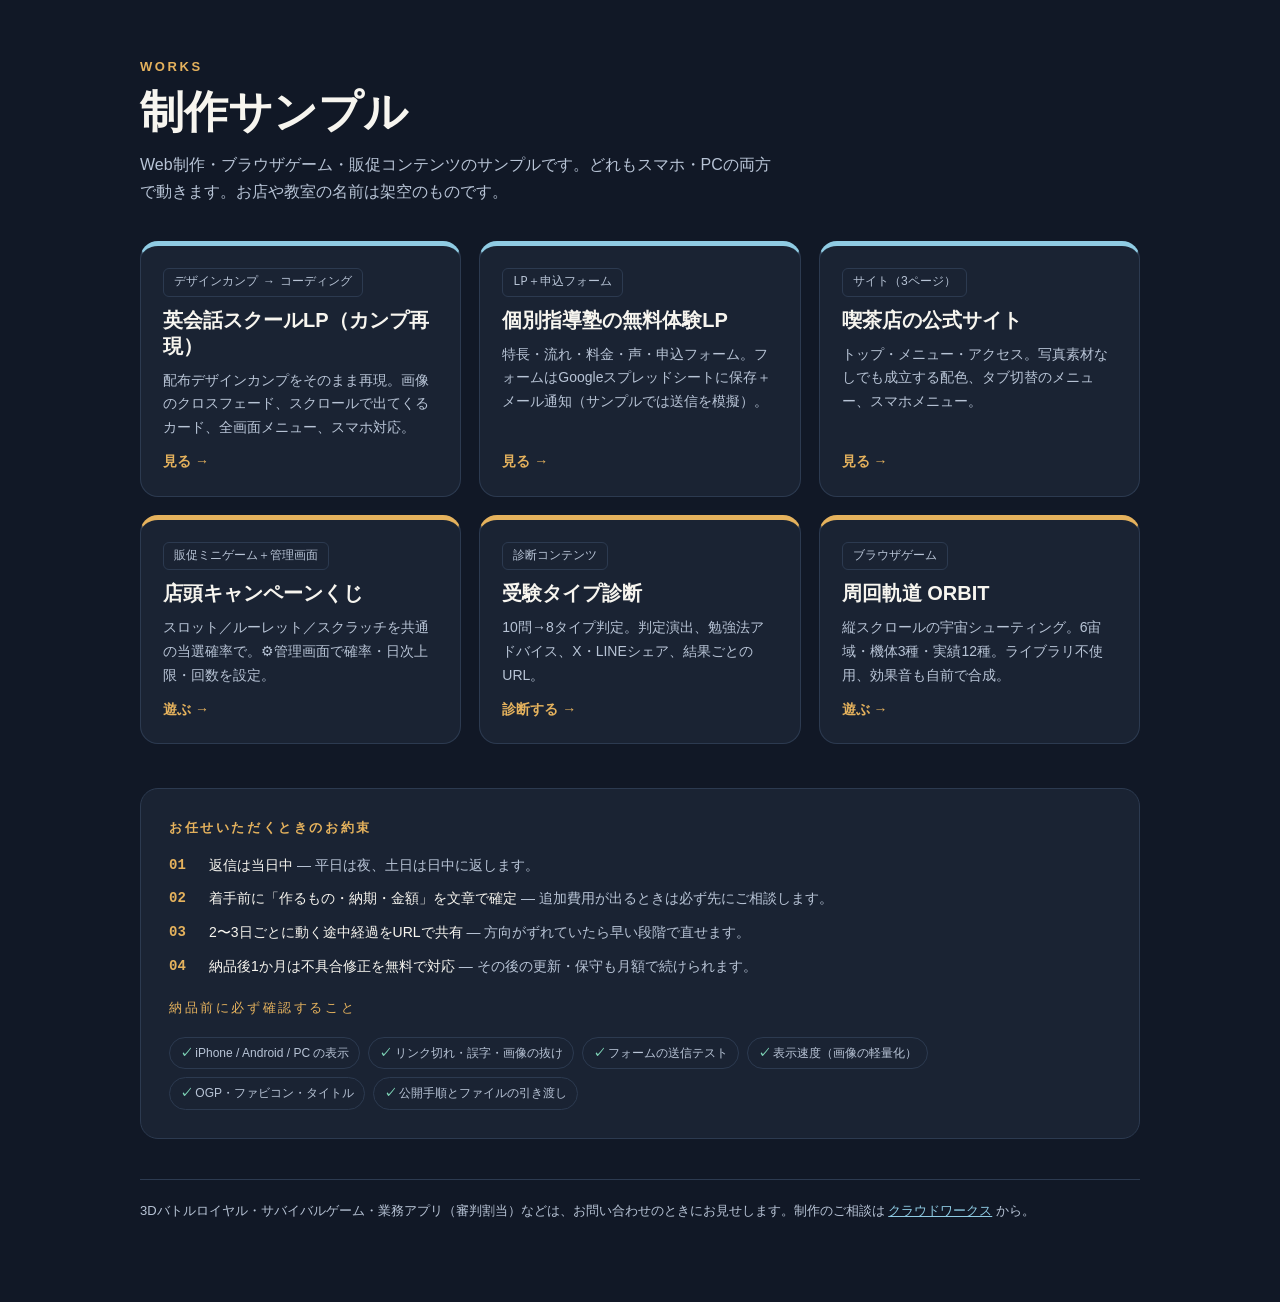
<file: index.html>
<!DOCTYPE html>
<html lang="ja">
<head>
<meta charset="UTF-8"><meta name="viewport" content="width=device-width,initial-scale=1">
<title>制作サンプル｜るっち</title>
<meta name="description" content="Web制作・ブラウザゲーム・販促コンテンツの制作サンプル一覧。すべてスマホ・PC対応、実際に触れます。">
<style>
:root{--bg:#111826;--card:#1A2333;--line:#2C3A50;--ink:#F7F5EF;--sub:#B8C4D6;--gold:#E5B25D;--sky:#8FCBE3}
*{box-sizing:border-box;margin:0;padding:0}
body{font-family:"Zen Kaku Gothic New","Hiragino Kaku Gothic ProN","Noto Sans JP",sans-serif;background:var(--bg);color:var(--ink);line-height:1.7}
.wrap{max-width:1040px;margin:0 auto;padding:56px 20px 80px}
.eyebrow{color:var(--gold);letter-spacing:.2em;font-size:13px;font-weight:700}
h1{font-size:clamp(28px,5vw,44px);font-weight:900;margin:8px 0 12px;line-height:1.2}
.lead{color:var(--sub);max-width:640px;margin-bottom:36px}
.grid{display:grid;grid-template-columns:repeat(auto-fill,minmax(300px,1fr));gap:18px}
.card{background:var(--card);border:1px solid var(--line);border-radius:18px;padding:22px;display:flex;flex-direction:column;gap:10px;transition:.2s;text-decoration:none;color:inherit;border-top:5px solid var(--sky)}
.card:hover{transform:translateY(-4px);border-color:var(--gold)}
.card .tag{font-family:ui-monospace,monospace;font-size:12px;color:var(--sub);border:1px solid var(--line);padding:3px 10px;border-radius:6px;align-self:flex-start}
.card h2{font-size:20px;font-weight:900;line-height:1.3}
.card p{font-size:14px;color:var(--sub);flex:1}
.card .go{color:var(--gold);font-weight:700;font-size:14px}
.card.g{border-top-color:var(--gold)}
.note{margin-top:40px;padding-top:20px;border-top:1px solid var(--line);color:var(--sub);font-size:13px}
.note a{color:var(--sky)}
.promise{margin-top:44px;padding:28px;background:var(--card);border:1px solid var(--line);border-radius:18px}
.promise h3{font-size:13px;letter-spacing:.2em;color:var(--gold);margin-bottom:14px}
.promise ol{padding-left:0;list-style:none;display:grid;gap:10px}
.promise li{display:flex;gap:12px;font-size:14px;color:var(--ink)}
.promise li b{color:var(--gold);font-family:ui-monospace,monospace;flex:0 0 28px}
.promise li span{color:var(--sub)}
.promise .chk{margin-top:18px;display:flex;flex-wrap:wrap;gap:8px}
.promise .chk span{font-size:12px;color:var(--sub);border:1px solid var(--line);border-radius:999px;padding:5px 10px}
.promise .chk span::before{content:"✓ ";color:#7FD6B8;font-weight:900}
</style>
</head>
<body>
<div class="wrap">
  <p class="eyebrow">WORKS</p>
  <h1>制作サンプル</h1>
  <p class="lead">Web制作・ブラウザゲーム・販促コンテンツのサンプルです。どれもスマホ・PCの両方で動きます。お店や教室の名前は架空のものです。</p>
  <div class="grid">
    <a class="card" href="eikaiwa.html"><span class="tag">デザインカンプ → コーディング</span><h2>英会話スクールLP（カンプ再現）</h2><p>配布デザインカンプをそのまま再現。画像のクロスフェード、スクロールで出てくるカード、全画面メニュー、スマホ対応。</p><span class="go">見る →</span></a>
    <a class="card" href="juku.html"><span class="tag">LP＋申込フォーム</span><h2>個別指導塾の無料体験LP</h2><p>特長・流れ・料金・声・申込フォーム。フォームはGoogleスプレッドシートに保存＋メール通知（サンプルでは送信を模擬）。</p><span class="go">見る →</span></a>
    <a class="card" href="cafe.html"><span class="tag">サイト（3ページ）</span><h2>喫茶店の公式サイト</h2><p>トップ・メニュー・アクセス。写真素材なしでも成立する配色、タブ切替のメニュー、スマホメニュー。</p><span class="go">見る →</span></a>
    <a class="card g" href="promo.html"><span class="tag">販促ミニゲーム＋管理画面</span><h2>店頭キャンペーンくじ</h2><p>スロット／ルーレット／スクラッチを共通の当選確率で。⚙管理画面で確率・日次上限・回数を設定。</p><span class="go">遊ぶ →</span></a>
    <a class="card g" href="shindan.html"><span class="tag">診断コンテンツ</span><h2>受験タイプ診断</h2><p>10問→8タイプ判定。判定演出、勉強法アドバイス、X・LINEシェア、結果ごとのURL。</p><span class="go">診断する →</span></a>
    <a class="card g" href="https://kikt6.github.io/orbit/"><span class="tag">ブラウザゲーム</span><h2>周回軌道 ORBIT</h2><p>縦スクロールの宇宙シューティング。6宙域・機体3種・実績12種。ライブラリ不使用、効果音も自前で合成。</p><span class="go">遊ぶ →</span></a>
  </div>
  <section class="promise">
    <h3>お任せいただくときのお約束</h3>
    <ol>
      <li><b>01</b><div>返信は当日中 <span>— 平日は夜、土日は日中に返します。</span></div></li>
      <li><b>02</b><div>着手前に「作るもの・納期・金額」を文章で確定 <span>— 追加費用が出るときは必ず先にご相談します。</span></div></li>
      <li><b>03</b><div>2〜3日ごとに動く途中経過をURLで共有 <span>— 方向がずれていたら早い段階で直せます。</span></div></li>
      <li><b>04</b><div>納品後1か月は不具合修正を無料で対応 <span>— その後の更新・保守も月額で続けられます。</span></div></li>
    </ol>
    <p style="margin-top:18px;font-size:13px;color:var(--gold);letter-spacing:.2em">納品前に必ず確認すること</p>
    <div class="chk"><span>iPhone / Android / PC の表示</span><span>リンク切れ・誤字・画像の抜け</span><span>フォームの送信テスト</span><span>表示速度（画像の軽量化）</span><span>OGP・ファビコン・タイトル</span><span>公開手順とファイルの引き渡し</span></div>
  </section>
  <p class="note">3Dバトルロイヤル・サバイバルゲーム・業務アプリ（審判割当）などは、お問い合わせのときにお見せします。制作のご相談は <a href="https://crowdworks.jp/public/employees/6202737">クラウドワークス</a> から。</p>
</div>
</body>
</html>
</file>
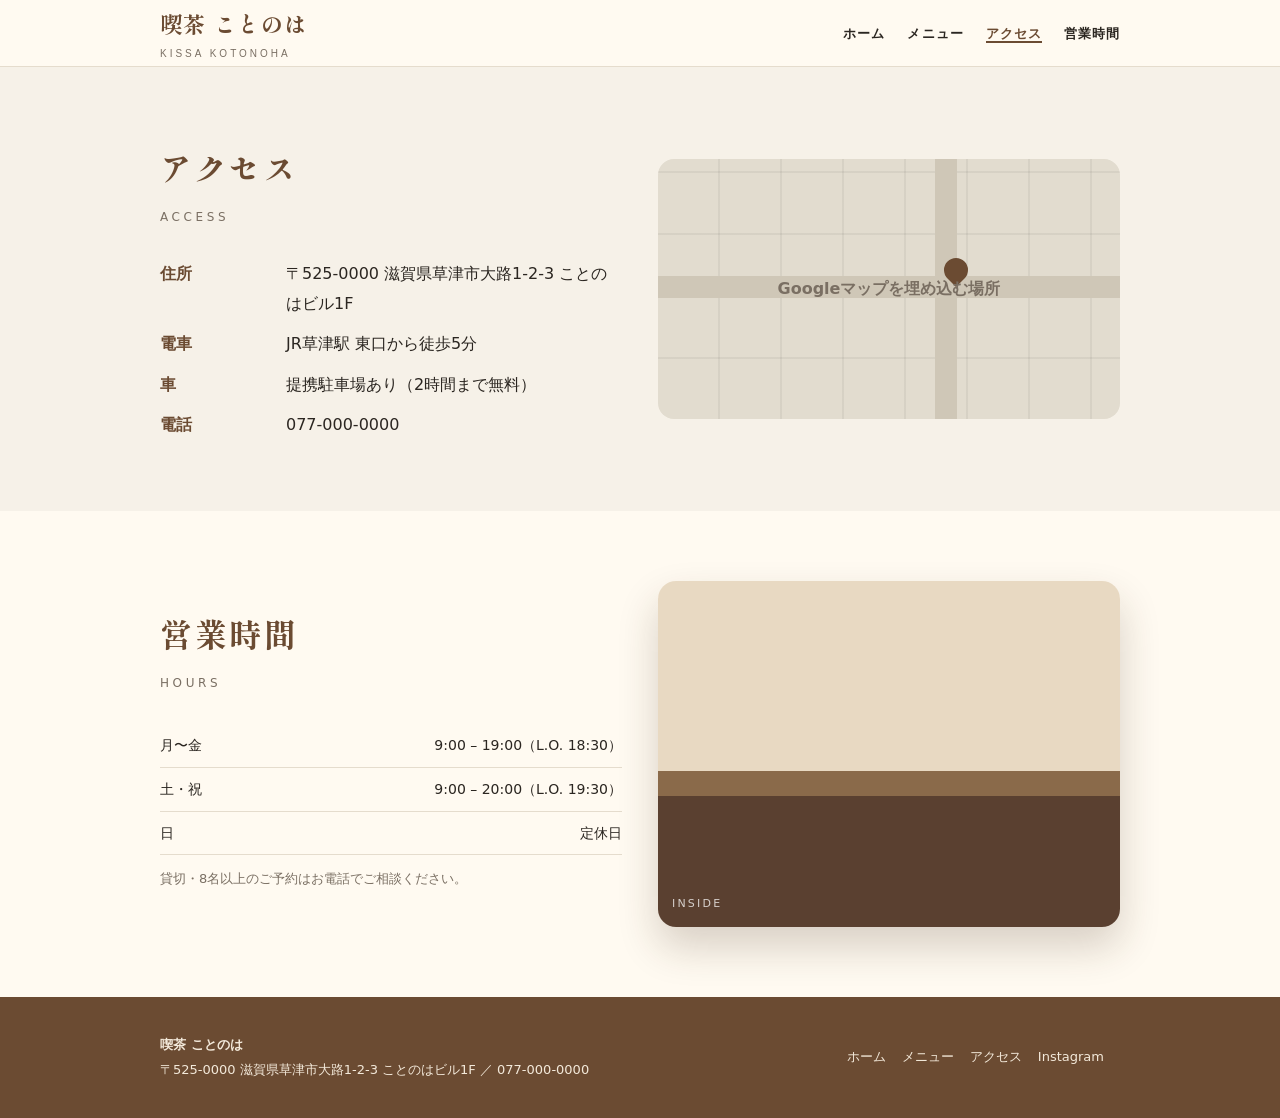
<file: cafe-access.html>
<!doctype html>
<html lang="ja">
<head>
<meta charset="utf-8"><meta name="viewport" content="width=device-width,initial-scale=1">
<title>アクセス・営業時間｜喫茶 ことのは</title>
<meta name="description" content="草津駅東口から徒歩5分。営業時間・定休日・駐車場のご案内。">
<link rel="preconnect" href="https://fonts.googleapis.com">
<link rel="stylesheet" href="https://fonts.googleapis.com/css2?family=Zen+Kaku+Gothic+New:wght@400;500;700;900&family=Shippori+Mincho+B1:wght@700;800&display=swap">
<link rel="stylesheet" href="cafe.css">
</head>
<body>
<header><div class="wrap">
  <a class="logo" href="cafe.html">喫茶 ことのは<small>KISSA KOTONOHA</small></a>
  <button class="menu-btn" aria-label="メニュー" onclick="document.querySelector('nav').classList.toggle('open')">☰</button>
  <nav><a href="cafe.html">ホーム</a><a href="cafe-menu.html">メニュー</a><a href="cafe-access.html" class="on">アクセス</a><a href="cafe-access.html#hours">営業時間</a></nav>
</div></header>

<section><div class="wrap cols">
  <div class="info"><h2>アクセス</h2><p class="sub">ACCESS</p>
  <dl><dt>住所</dt><dd>〒525-0000 滋賀県草津市大路1-2-3 ことのはビル1F</dd><dt>電車</dt><dd>JR草津駅 東口から徒歩5分</dd><dt>車</dt><dd>提携駐車場あり（2時間まで無料）</dd><dt>電話</dt><dd>077-000-0000</dd></dl></div>
  <div class="map"><div class="road"></div><div class="road v"></div><span class="pin"></span><span style="position:relative">Googleマップを埋め込む場所</span></div>
</div></section>
<section class="alt" id="hours"><div class="wrap cols">
  <div><h2>営業時間</h2><p class="sub">HOURS</p>
  <table class="hours"><tr><td>月〜金</td><td>9:00 – 19:00（L.O. 18:30）</td></tr><tr><td>土・祝</td><td>9:00 – 20:00（L.O. 19:30）</td></tr><tr><td>日</td><td>定休日</td></tr></table>
  <p style="font-size:13px;color:var(--muted);margin-top:12px">貸切・8名以上のご予約はお電話でご相談ください。</p></div>
  <div class="photo room" data-label="INSIDE"></div>
</div></section>
<footer><div class="wrap">
  <div><b>喫茶 ことのは</b><br>〒525-0000 滋賀県草津市大路1-2-3 ことのはビル1F ／ 077-000-0000</div>
  <div><a href="cafe.html">ホーム</a><a href="cafe-menu.html">メニュー</a><a href="cafe-access.html">アクセス</a><a href="#">Instagram</a></div>
</div></footer>
</body></html>
</file>
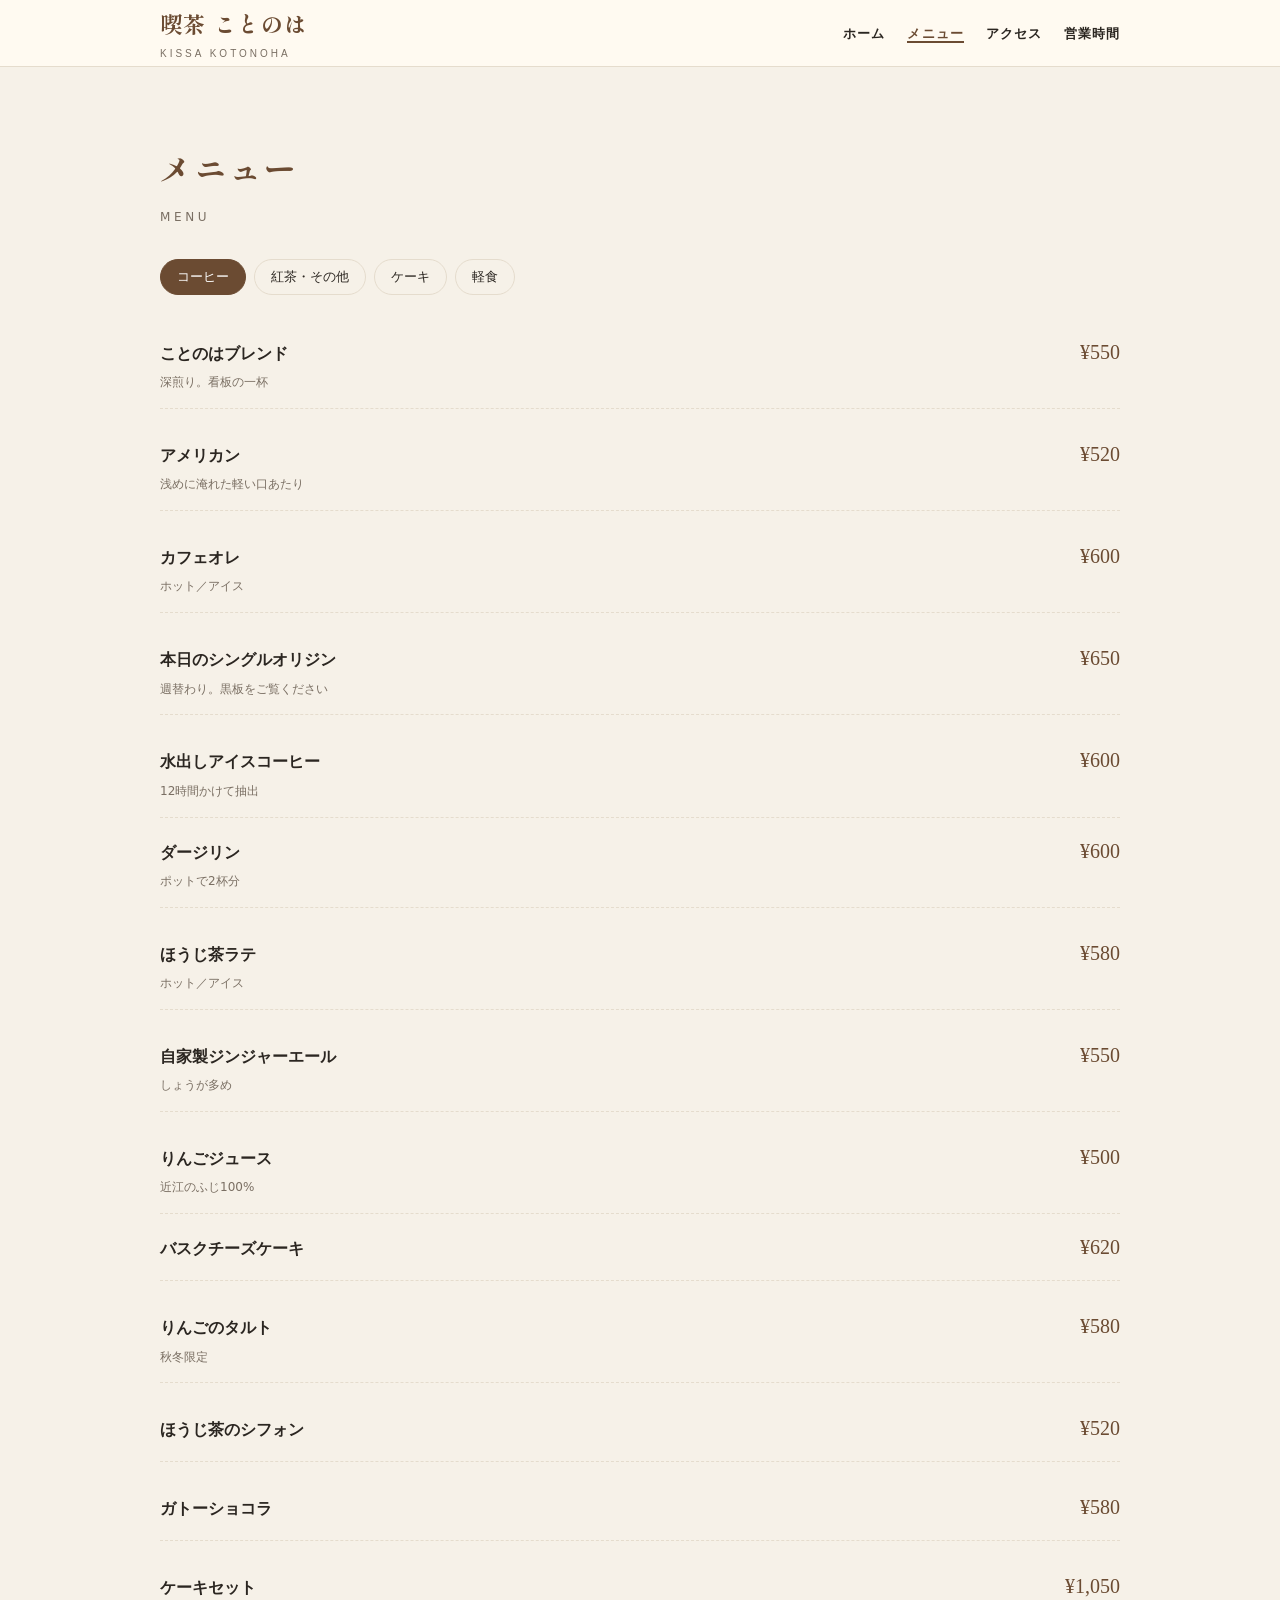
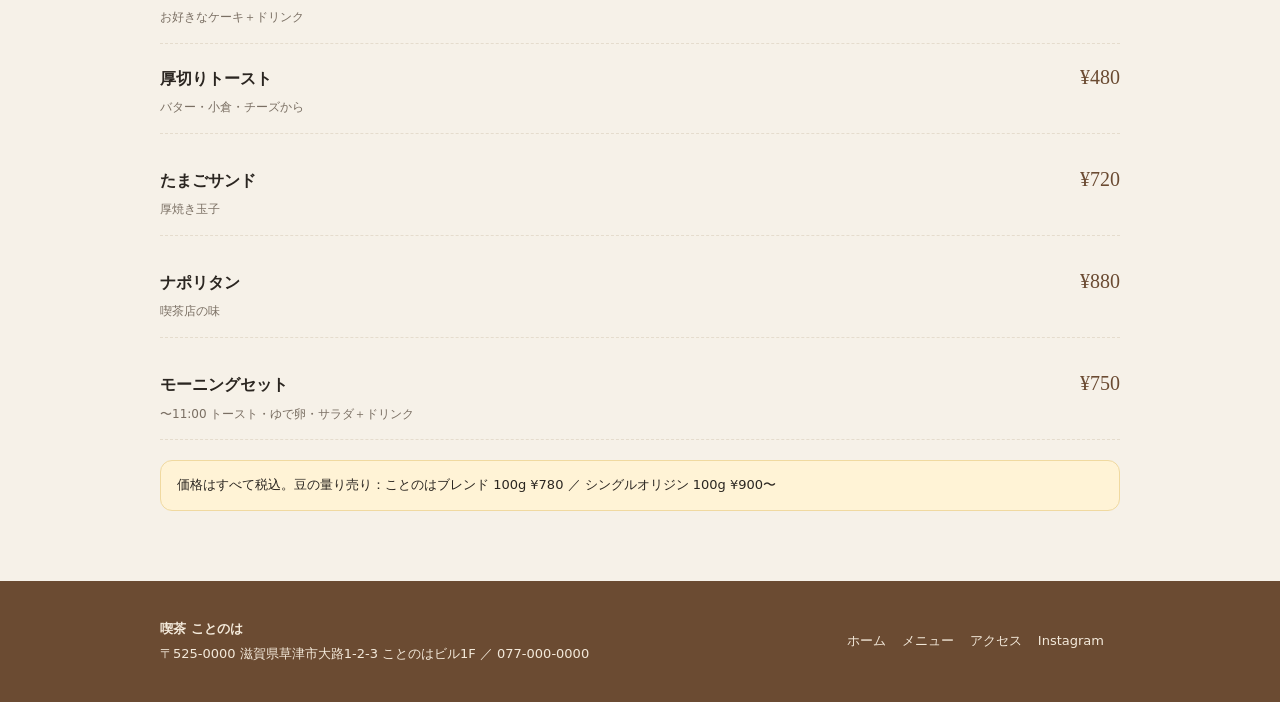
<file: cafe-menu.html>
<!doctype html>
<html lang="ja">
<head>
<meta charset="utf-8"><meta name="viewport" content="width=device-width,initial-scale=1">
<title>メニュー｜喫茶 ことのは</title>
<meta name="description" content="コーヒー・紅茶・ケーキ・軽食のメニュー。">
<link rel="preconnect" href="https://fonts.googleapis.com">
<link rel="stylesheet" href="https://fonts.googleapis.com/css2?family=Zen+Kaku+Gothic+New:wght@400;500;700;900&family=Shippori+Mincho+B1:wght@700;800&display=swap">
<link rel="stylesheet" href="cafe.css">
</head>
<body>
<header><div class="wrap">
  <a class="logo" href="cafe.html">喫茶 ことのは<small>KISSA KOTONOHA</small></a>
  <button class="menu-btn" aria-label="メニュー" onclick="document.querySelector('nav').classList.toggle('open')">☰</button>
  <nav><a href="cafe.html">ホーム</a><a href="cafe-menu.html" class="on">メニュー</a><a href="cafe-access.html">アクセス</a><a href="cafe-access.html#hours">営業時間</a></nav>
</div></header>

<section><div class="wrap">
  <h2>メニュー</h2><p class="sub">MENU</p>
  <div class="tabs" id="tabs"><button class="on" data-t="coffee">コーヒー</button><button data-t="tea">紅茶・その他</button><button data-t="cake">ケーキ</button><button data-t="food">軽食</button></div>
  <div class="menu-list" id="coffee">
    <div class="mi"><div><b>ことのはブレンド</b><small>深煎り。看板の一杯</small></div><span class="y">¥550</span></div>
    <div class="mi"><div><b>アメリカン</b><small>浅めに淹れた軽い口あたり</small></div><span class="y">¥520</span></div>
    <div class="mi"><div><b>カフェオレ</b><small>ホット／アイス</small></div><span class="y">¥600</span></div>
    <div class="mi"><div><b>本日のシングルオリジン</b><small>週替わり。黒板をご覧ください</small></div><span class="y">¥650</span></div>
    <div class="mi"><div><b>水出しアイスコーヒー</b><small>12時間かけて抽出</small></div><span class="y">¥600</span></div>
  </div>
  <div class="menu-list" id="tea" hidden>
    <div class="mi"><div><b>ダージリン</b><small>ポットで2杯分</small></div><span class="y">¥600</span></div>
    <div class="mi"><div><b>ほうじ茶ラテ</b><small>ホット／アイス</small></div><span class="y">¥580</span></div>
    <div class="mi"><div><b>自家製ジンジャーエール</b><small>しょうが多め</small></div><span class="y">¥550</span></div>
    <div class="mi"><div><b>りんごジュース</b><small>近江のふじ100%</small></div><span class="y">¥500</span></div>
  </div>
  <div class="menu-list" id="cake" hidden>
    <div class="mi"><div><b>バスクチーズケーキ</b></div><span class="y">¥620</span></div>
    <div class="mi"><div><b>りんごのタルト</b><small>秋冬限定</small></div><span class="y">¥580</span></div>
    <div class="mi"><div><b>ほうじ茶のシフォン</b></div><span class="y">¥520</span></div>
    <div class="mi"><div><b>ガトーショコラ</b></div><span class="y">¥580</span></div>
    <div class="mi"><div><b>ケーキセット</b><small>お好きなケーキ＋ドリンク</small></div><span class="y">¥1,050</span></div>
  </div>
  <div class="menu-list" id="food" hidden>
    <div class="mi"><div><b>厚切りトースト</b><small>バター・小倉・チーズから</small></div><span class="y">¥480</span></div>
    <div class="mi"><div><b>たまごサンド</b><small>厚焼き玉子</small></div><span class="y">¥720</span></div>
    <div class="mi"><div><b>ナポリタン</b><small>喫茶店の味</small></div><span class="y">¥880</span></div>
    <div class="mi"><div><b>モーニングセット</b><small>〜11:00 トースト・ゆで卵・サラダ＋ドリンク</small></div><span class="y">¥750</span></div>
  </div>
  <div class="notice">価格はすべて税込。豆の量り売り：ことのはブレンド 100g ¥780 ／ シングルオリジン 100g ¥900〜</div>
</div></section>
<script>
document.querySelectorAll('#tabs button').forEach(b=>b.onclick=()=>{document.querySelectorAll('#tabs button').forEach(x=>x.classList.toggle('on',x===b));['coffee','tea','cake','food'].forEach(id=>document.getElementById(id).hidden=id!==b.dataset.t);});
</script>
<footer><div class="wrap">
  <div><b>喫茶 ことのは</b><br>〒525-0000 滋賀県草津市大路1-2-3 ことのはビル1F ／ 077-000-0000</div>
  <div><a href="cafe.html">ホーム</a><a href="cafe-menu.html">メニュー</a><a href="cafe-access.html">アクセス</a><a href="#">Instagram</a></div>
</div></footer>
</body></html>
</file>
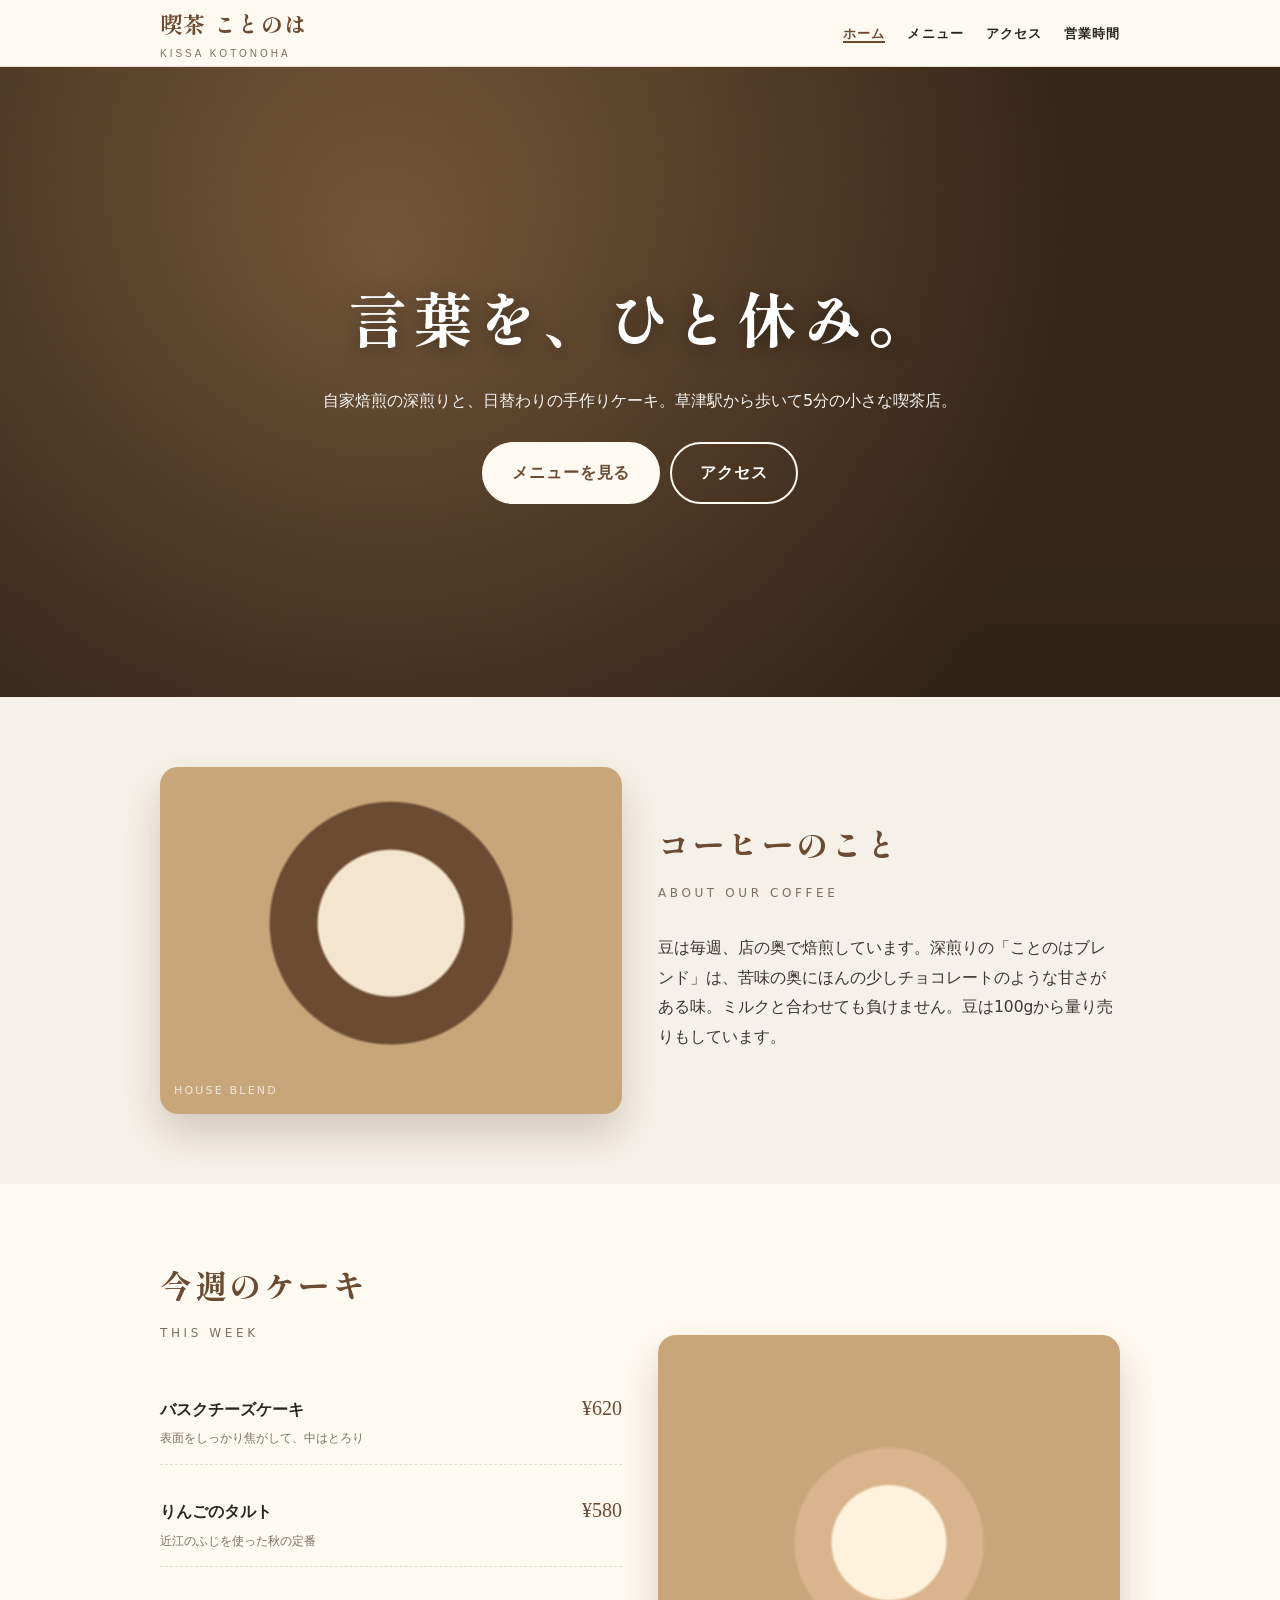
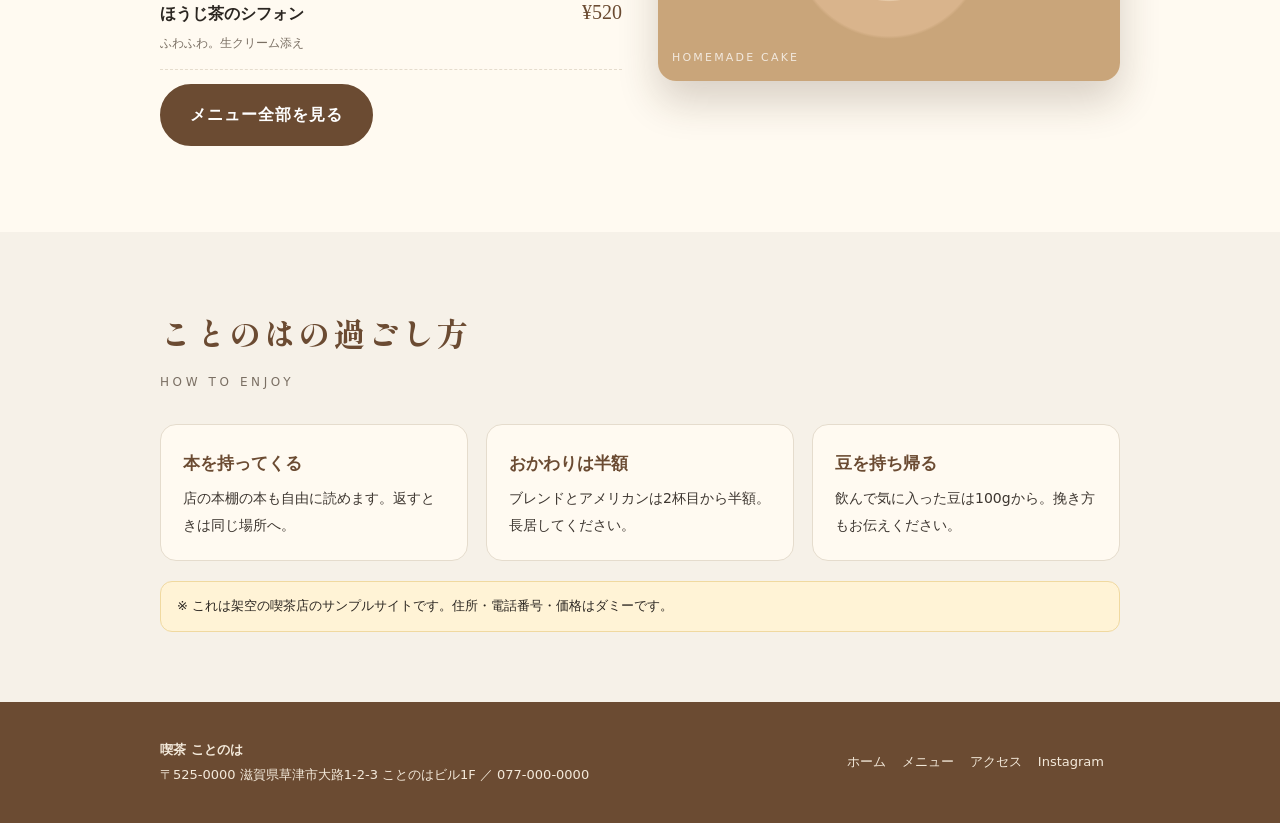
<file: cafe.html>
<!doctype html>
<html lang="ja">
<head>
<meta charset="utf-8"><meta name="viewport" content="width=device-width,initial-scale=1">
<title>喫茶 ことのは｜草津の自家焙煎コーヒーと手作りケーキ</title>
<meta name="description" content="草津駅から徒歩5分。自家焙煎の深煎りと、日替わりの手作りケーキ。ゆっくり本が読める喫茶店です。">
<link rel="preconnect" href="https://fonts.googleapis.com">
<link rel="stylesheet" href="https://fonts.googleapis.com/css2?family=Zen+Kaku+Gothic+New:wght@400;500;700;900&family=Shippori+Mincho+B1:wght@700;800&display=swap">
<link rel="stylesheet" href="cafe.css">
</head>
<body>
<header><div class="wrap">
  <a class="logo" href="cafe.html">喫茶 ことのは<small>KISSA KOTONOHA</small></a>
  <button class="menu-btn" aria-label="メニュー" onclick="document.querySelector('nav').classList.toggle('open')">☰</button>
  <nav><a href="cafe.html" class="on">ホーム</a><a href="cafe-menu.html">メニュー</a><a href="cafe-access.html">アクセス</a><a href="cafe-access.html#hours">営業時間</a></nav>
</div></header>

<div class="hero"><div>
  <h1>言葉を、ひと休み。</h1>
  <p>自家焙煎の深煎りと、日替わりの手作りケーキ。草津駅から歩いて5分の小さな喫茶店。</p>
  <a class="btn" href="cafe-menu.html">メニューを見る</a><a class="btn ghost" href="cafe-access.html">アクセス</a>
</div></div>
<section><div class="wrap cols">
  <div class="photo cup" data-label="HOUSE BLEND"></div>
  <div><h2>コーヒーのこと</h2><p class="sub">ABOUT OUR COFFEE</p>
  <p class="lead">豆は毎週、店の奥で焙煎しています。深煎りの「ことのはブレンド」は、苦味の奥にほんの少しチョコレートのような甘さがある味。ミルクと合わせても負けません。豆は100gから量り売りもしています。</p></div>
</div></section>
<section class="alt"><div class="wrap cols">
  <div><h2>今週のケーキ</h2><p class="sub">THIS WEEK</p>
  <div class="menu-list">
    <div class="mi"><div><b>バスクチーズケーキ</b><small>表面をしっかり焦がして、中はとろり</small></div><span class="y">¥620</span></div>
    <div class="mi"><div><b>りんごのタルト</b><small>近江のふじを使った秋の定番</small></div><span class="y">¥580</span></div>
    <div class="mi"><div><b>ほうじ茶のシフォン</b><small>ふわふわ。生クリーム添え</small></div><span class="y">¥520</span></div>
  </div>
  <p style="margin-top:14px"><a class="btn" style="background:var(--brown);color:#fff;border-color:var(--brown)" href="cafe-menu.html">メニュー全部を見る</a></p></div>
  <div class="photo cake" data-label="HOMEMADE CAKE"></div>
</div></section>
<section><div class="wrap">
  <h2>ことのはの過ごし方</h2><p class="sub">HOW TO ENJOY</p>
  <div class="grid3">
    <div class="card"><h3>本を持ってくる</h3><p>店の本棚の本も自由に読めます。返すときは同じ場所へ。</p></div>
    <div class="card"><h3>おかわりは半額</h3><p>ブレンドとアメリカンは2杯目から半額。長居してください。</p></div>
    <div class="card"><h3>豆を持ち帰る</h3><p>飲んで気に入った豆は100gから。挽き方もお伝えください。</p></div>
  </div>
  <div class="notice">※ これは架空の喫茶店のサンプルサイトです。住所・電話番号・価格はダミーです。</div>
</div></section>
<footer><div class="wrap">
  <div><b>喫茶 ことのは</b><br>〒525-0000 滋賀県草津市大路1-2-3 ことのはビル1F ／ 077-000-0000</div>
  <div><a href="cafe.html">ホーム</a><a href="cafe-menu.html">メニュー</a><a href="cafe-access.html">アクセス</a><a href="#">Instagram</a></div>
</div></footer>
</body></html>
</file>
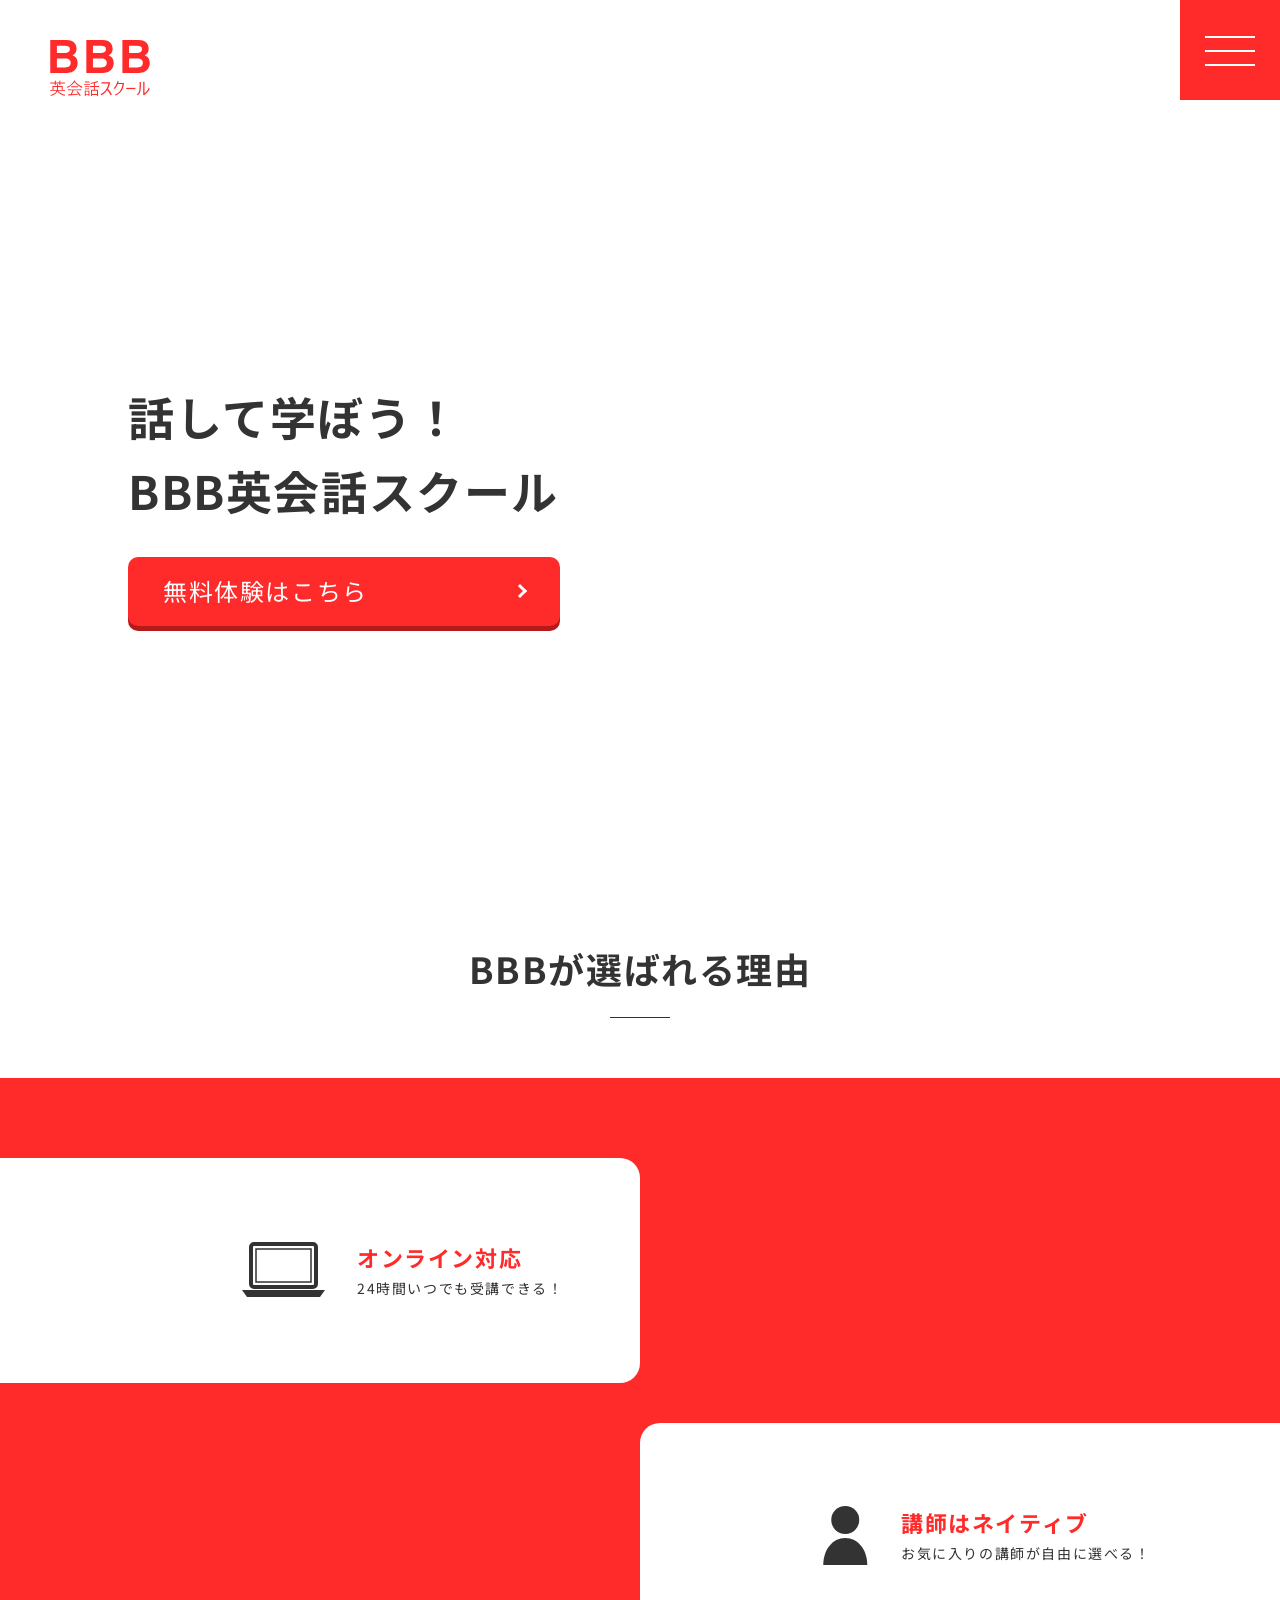
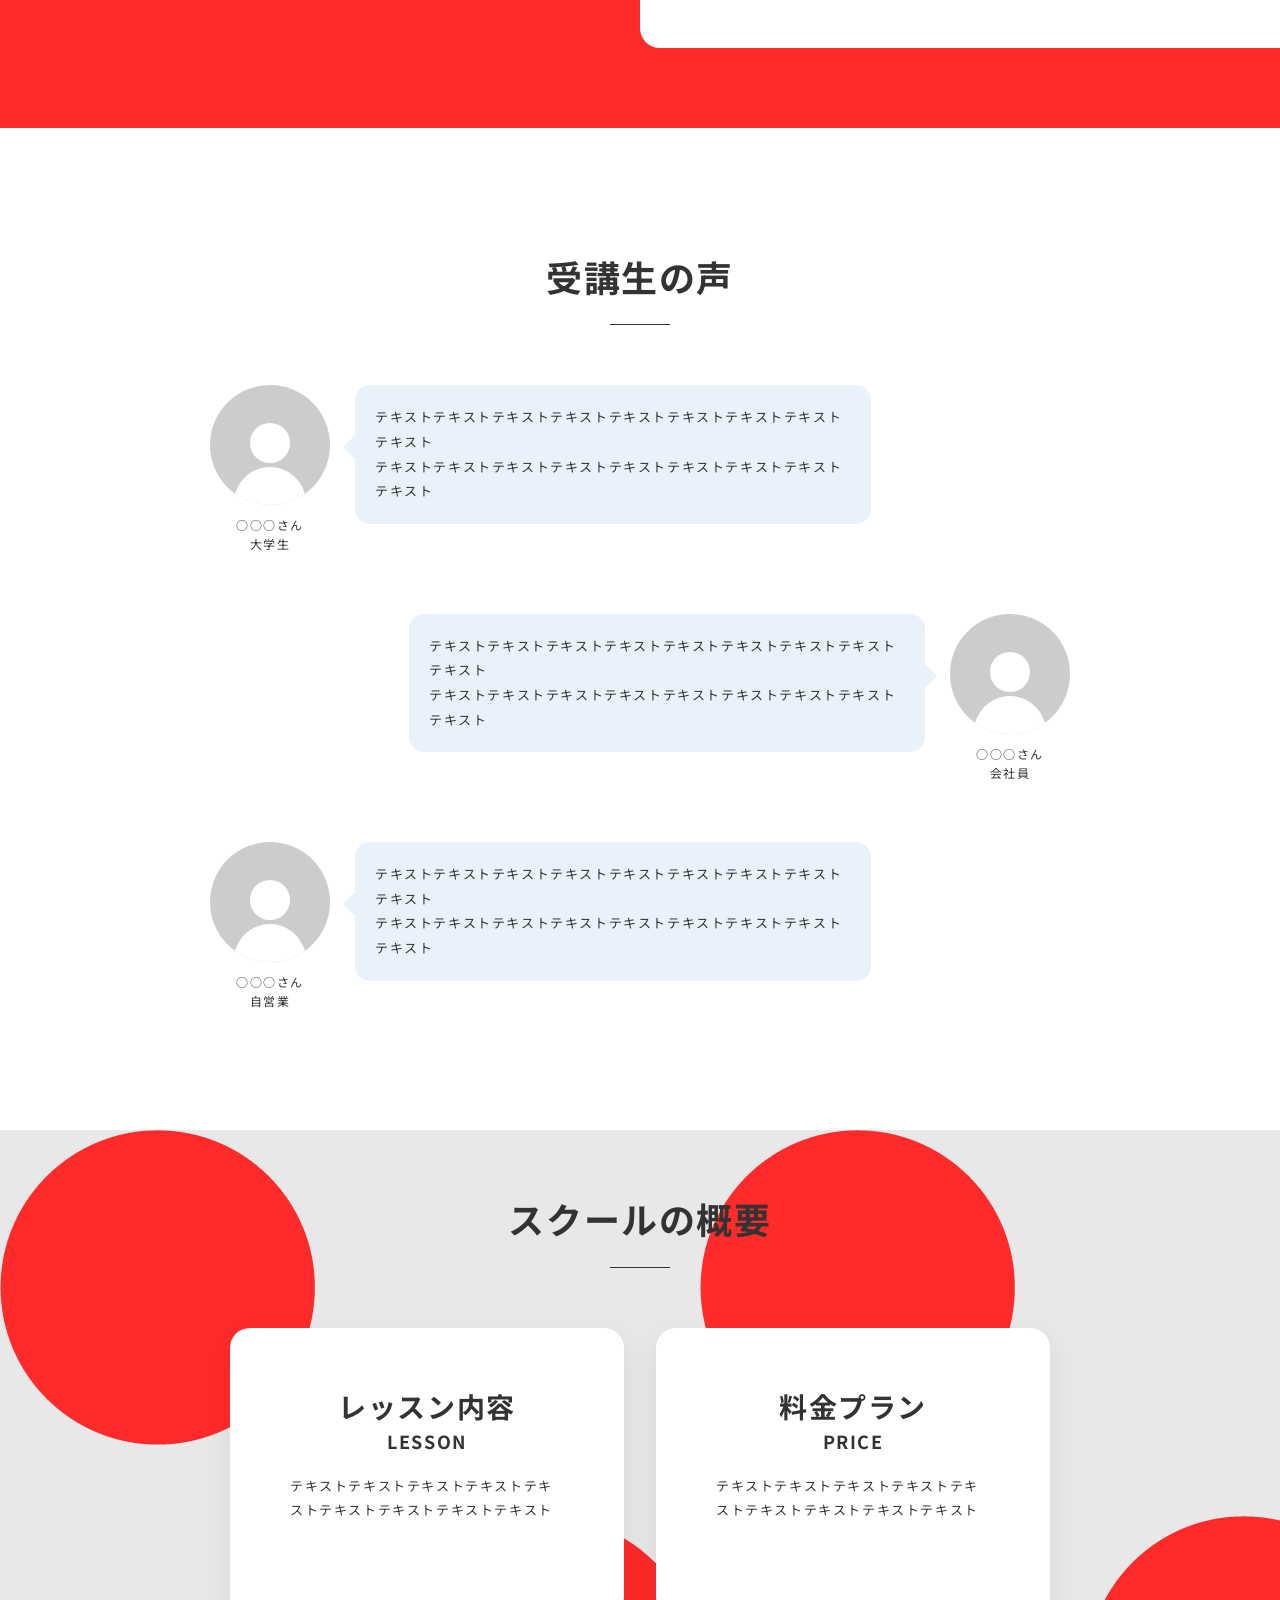
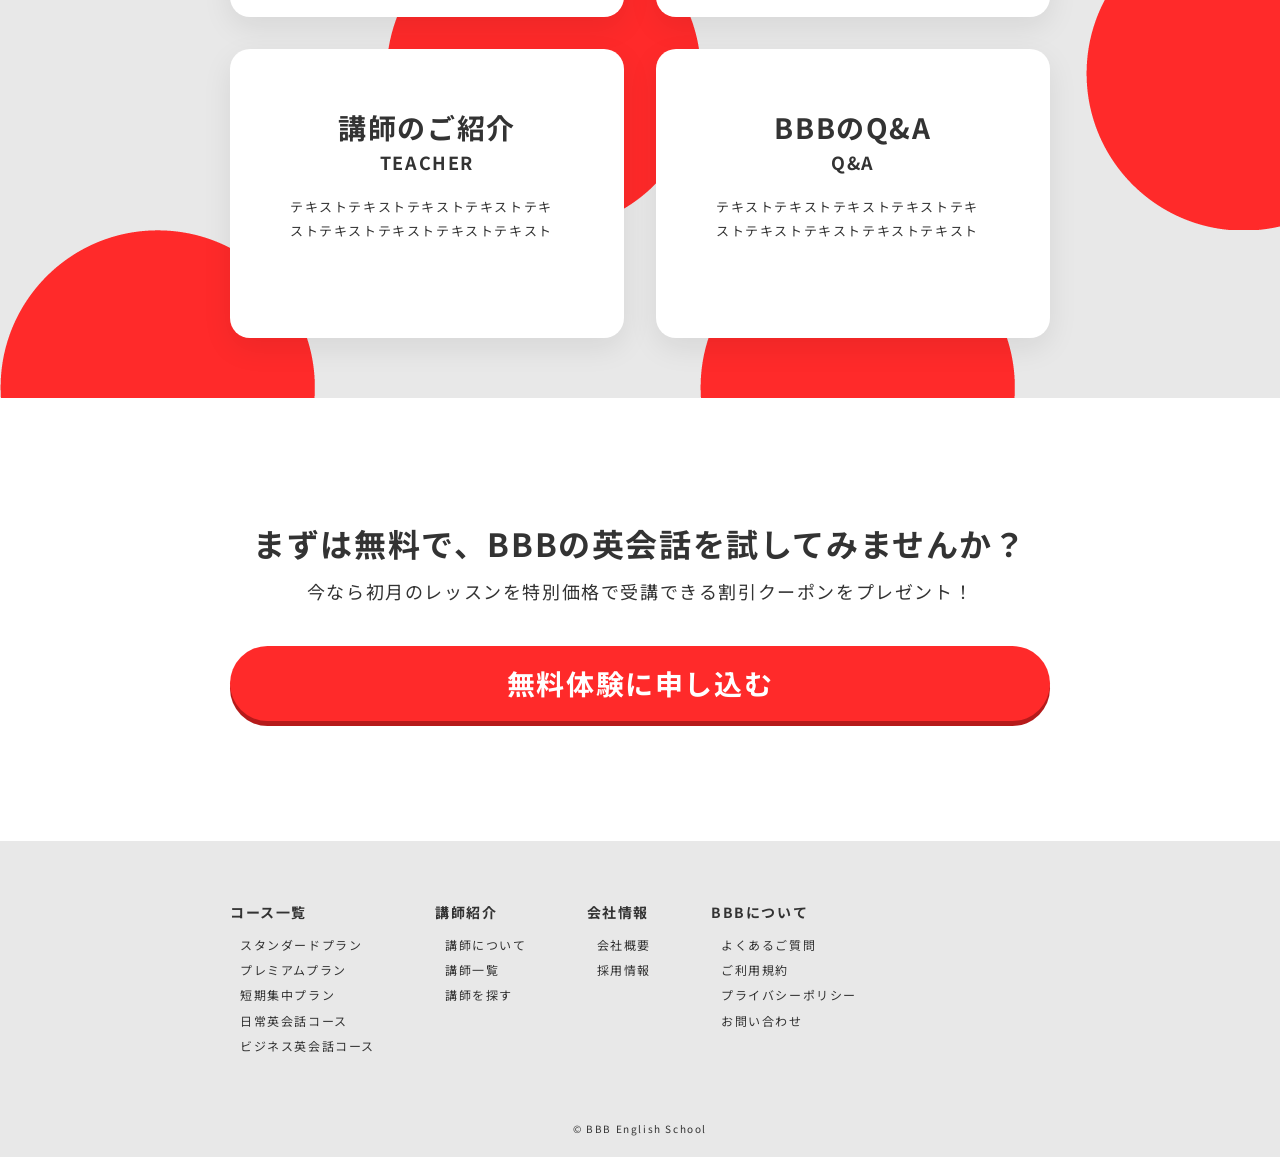
<file: eikaiwa.html>
<!DOCTYPE html>
<html lang="ja">
<head>
<meta charset="UTF-8">
<meta name="viewport" content="width=device-width, initial-scale=1.0">
<title>BBB英会話スクール</title>
<meta name="description" content="話して学ぼう！BBB英会話スクール。オンライン対応・講師はネイティブ。まずは無料体験から。">
<link rel="preconnect" href="https://fonts.googleapis.com">
<link href="https://fonts.googleapis.com/css2?family=Noto+Sans+JP:wght@400;700&display=swap" rel="stylesheet">
<link rel="stylesheet" href="eikaiwa.css">
</head>
<body>

<header>
  <h1 class="site-title"><a href="#"><img class="logo" src="eikaiwa-logo-r.svg" alt="BBB英会話スクール"></a></h1>
  <button class="hamburger" id="hamburger" aria-label="メニュー" aria-expanded="false"><span></span><span></span><span></span></button>
  <nav class="nav" id="nav">
    <img class="logo" src="eikaiwa-logo-w.svg" alt="">
    <ul>
      <li><a href="#reason">BBBが選ばれる理由</a></li>
      <li><a href="#voice">受講生の声</a></li>
      <li><a href="#summary">スクールの概要</a></li>
    </ul>
    <a class="btn" href="#cta">無料体験に申し込む</a>
  </nav>
</header>

<main>
  <div class="mainvisual">
    <div class="text">
      <p class="title">話して学ぼう！<br>BBB英会話スクール</p>
      <a class="btn" href="#cta">無料体験はこちら</a>
    </div>
    <ul class="fade">
      <li><img src="eikaiwa-mv1.jpg" alt="ホワイトボードの前で笑顔で教える講師"></li>
      <li><img src="eikaiwa-mainvisual2.jpg" alt="黒板に英文を書く受講生"></li>
      <li><img src="eikaiwa-mainvisual3.jpg" alt="オンラインレッスンの様子"></li>
    </ul>
  </div>

  <section id="reason">
    <h2 class="section-title">BBBが選ばれる理由</h2>
    <div class="bg">
      <div class="slide slide-left">
        <svg viewBox="0 0 174 120" aria-hidden="true"><rect x="22" y="8" width="130" height="86" rx="6" fill="none" stroke="currentColor" stroke-width="8"/><rect x="32" y="18" width="110" height="66" fill="none" stroke="currentColor" stroke-width="3"/><path d="M4 100h166l-10 14H14z"/></svg>
        <p><span class="head">オンライン対応</span><br><span class="sub">24時間いつでも受講できる！</span></p>
      </div>
      <div class="slide slide-right">
        <svg viewBox="0 0 101 120" aria-hidden="true"><circle cx="50" cy="30" r="28"/><path d="M6 120c0-30 18-54 44-54s44 24 44 54z"/></svg>
        <p><span class="head">講師はネイティブ</span><br><span class="sub">お気に入りの講師が自由に選べる！</span></p>
      </div>
    </div>
  </section>

  <section id="voice" class="wrapper">
    <h2 class="section-title">受講生の声</h2>
    <div class="balloon item-left">
      <div class="student"><div class="avatar"><svg viewBox="0 0 90 90"><circle cx="45" cy="28" r="20"/><path d="M8 92c0-22 16-40 37-40s37 18 37 40z"/></svg></div><p class="name">○○○さん<br>大学生</p></div>
      <div class="balloon-text"><p>テキストテキストテキストテキストテキストテキストテキストテキストテキスト<br>テキストテキストテキストテキストテキストテキストテキストテキストテキスト</p></div>
    </div>
    <div class="balloon item-right">
      <div class="student"><div class="avatar"><svg viewBox="0 0 90 90"><circle cx="45" cy="28" r="20"/><path d="M8 92c0-22 16-40 37-40s37 18 37 40z"/></svg></div><p class="name">○○○さん<br>会社員</p></div>
      <div class="balloon-text"><p>テキストテキストテキストテキストテキストテキストテキストテキストテキスト<br>テキストテキストテキストテキストテキストテキストテキストテキストテキスト</p></div>
    </div>
    <div class="balloon item-left">
      <div class="student"><div class="avatar"><svg viewBox="0 0 90 90"><circle cx="45" cy="28" r="20"/><path d="M8 92c0-22 16-40 37-40s37 18 37 40z"/></svg></div><p class="name">○○○さん<br>自営業</p></div>
      <div class="balloon-text"><p>テキストテキストテキストテキストテキストテキストテキストテキストテキスト<br>テキストテキストテキストテキストテキストテキストテキストテキストテキスト</p></div>
    </div>
  </section>

  <section id="summary">
    <div class="wrapper">
      <h2 class="section-title">スクールの概要</h2>
      <ul class="menu">
        <li><h3 class="menu-title"><span class="ja">レッスン内容</span><span class="en">LESSON</span></h3><p>テキストテキストテキストテキストテキストテキストテキストテキストテキスト</p></li>
        <li><h3 class="menu-title"><span class="ja">料金プラン</span><span class="en">PRICE</span></h3><p>テキストテキストテキストテキストテキストテキストテキストテキストテキスト</p></li>
        <li><h3 class="menu-title"><span class="ja">講師のご紹介</span><span class="en">TEACHER</span></h3><p>テキストテキストテキストテキストテキストテキストテキストテキストテキスト</p></li>
        <li><h3 class="menu-title"><span class="ja">BBBのQ&amp;A</span><span class="en">Q&amp;A</span></h3><p>テキストテキストテキストテキストテキストテキストテキストテキストテキスト</p></li>
      </ul>
    </div>
  </section>

  <section id="cta">
    <div class="wrapper">
      <p class="title">まずは無料で、BBBの英会話を試してみませんか？</p>
      <p class="catchphrase">今なら初月のレッスンを特別価格で受講できる割引クーポンをプレゼント！</p>
      <a class="btn" href="#">無料体験に申し込む</a>
    </div>
  </section>
</main>

<footer>
  <div class="wrapper">
    <ul class="inner">
      <li class="col"><p class="col-title">コース一覧</p><ul><li><a href="#">スタンダードプラン</a></li><li><a href="#">プレミアムプラン</a></li><li><a href="#">短期集中プラン</a></li><li><a href="#">日常英会話コース</a></li><li><a href="#">ビジネス英会話コース</a></li></ul></li>
      <li class="col"><p class="col-title">講師紹介</p><ul><li><a href="#">講師について</a></li><li><a href="#">講師一覧</a></li><li><a href="#">講師を探す</a></li></ul></li>
      <li class="col"><p class="col-title">会社情報</p><ul><li><a href="#">会社概要</a></li><li><a href="#">採用情報</a></li></ul></li>
      <li class="col"><p class="col-title">BBBについて</p><ul><li><a href="#">よくあるご質問</a></li><li><a href="#">ご利用規約</a></li><li><a href="#">プライバシーポリシー</a></li><li><a href="#">お問い合わせ</a></li></ul></li>
    </ul>
    <small class="copyright">© BBB English School</small>
  </div>
</footer>

<script>
(function(){
  var h=document.getElementById('hamburger'),n=document.getElementById('nav');
  function toggle(f){var o=f===undefined?!n.classList.contains('open'):f;n.classList.toggle('open',o);h.classList.toggle('open',o);h.setAttribute('aria-expanded',o);document.body.style.overflow=o?'hidden':''}
  h.addEventListener('click',function(){toggle()});
  n.querySelectorAll('a').forEach(function(a){a.addEventListener('click',function(){toggle(false)})});
  // 画像が無い場合は前の画像で代用（スライドショーを止めない）
  // スクロールで表示（inview）
  var io=new IntersectionObserver(function(es){es.forEach(function(e){if(e.isIntersecting){e.target.classList.add('in');io.unobserve(e.target)}})},{threshold:.3});
  document.querySelectorAll('.balloon').forEach(function(el){io.observe(el)});
  var io2=new IntersectionObserver(function(es){es.forEach(function(e){if(e.isIntersecting){e.target.querySelectorAll('.slide').forEach(function(s){s.classList.add('in')});io2.unobserve(e.target)}})},{threshold:.2});
  io2.observe(document.querySelector('#reason .bg'));
})();
</script>
</body>
</html>
</file>
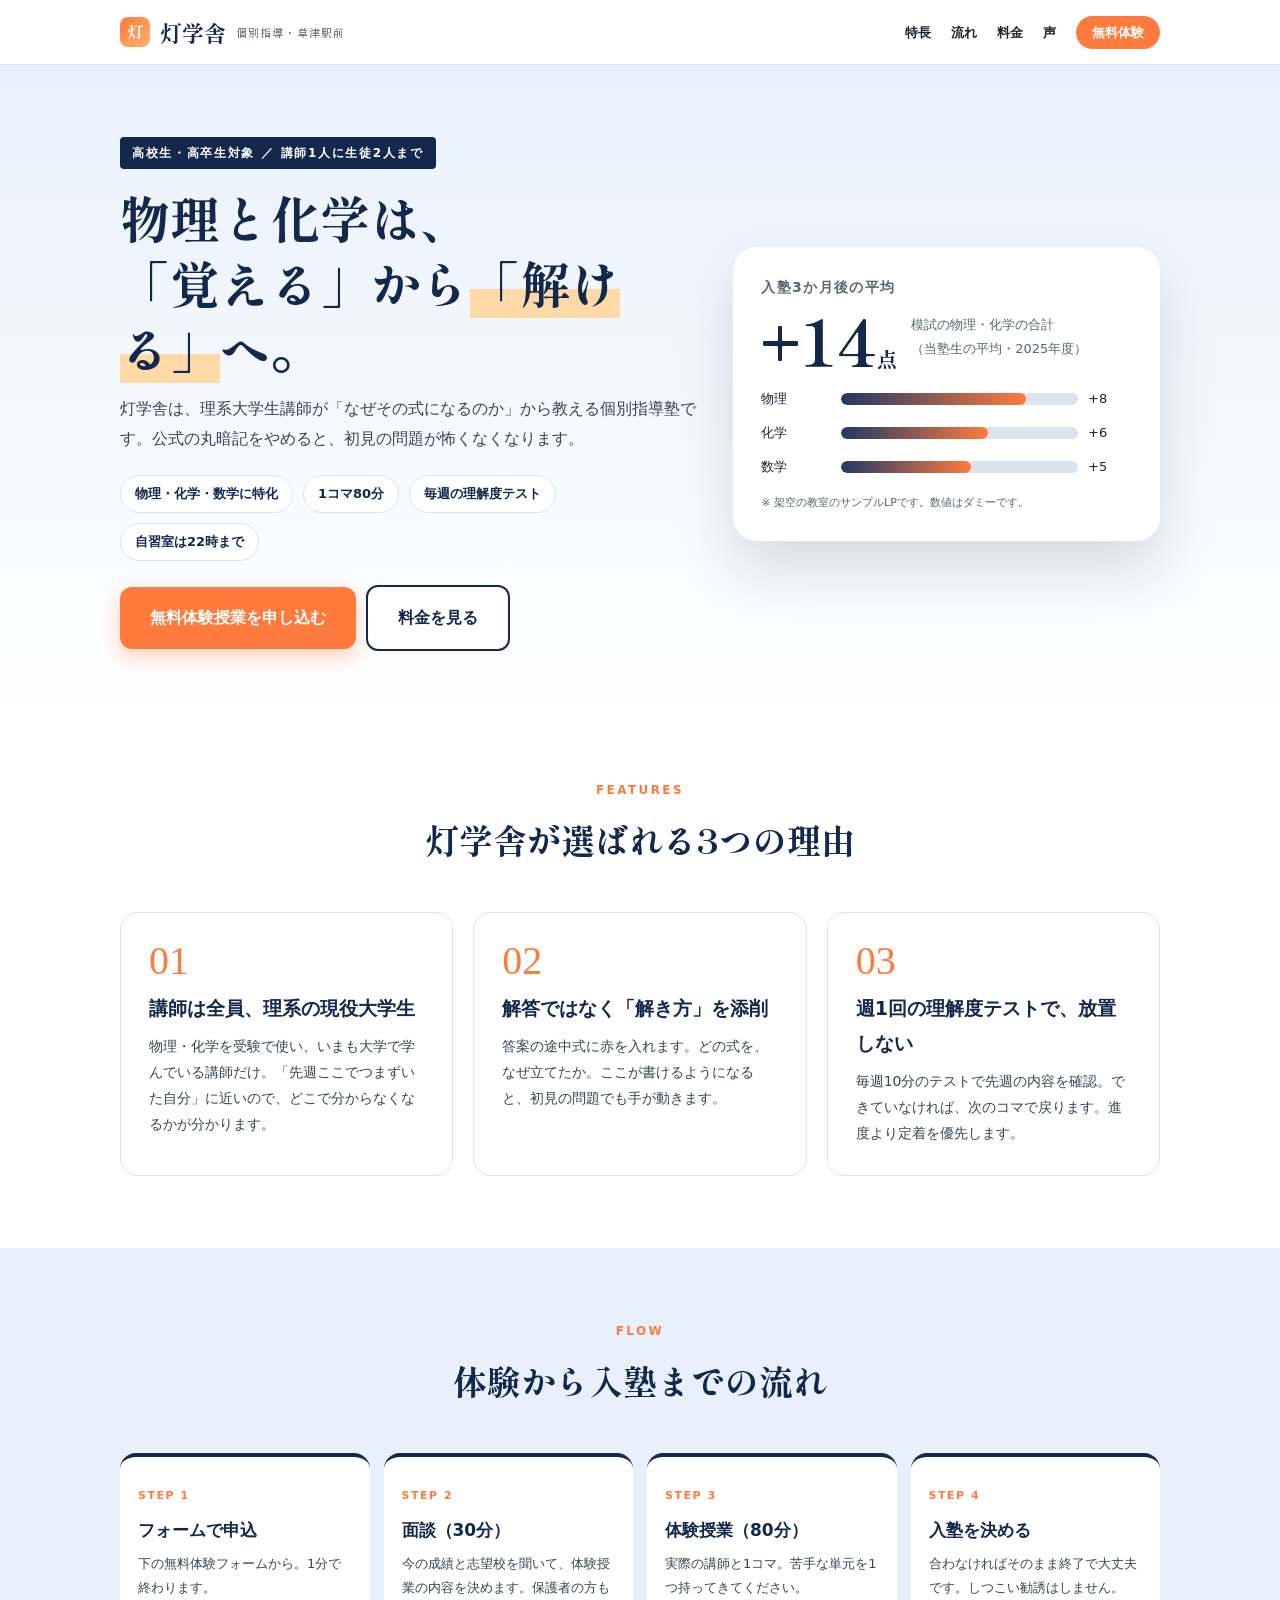
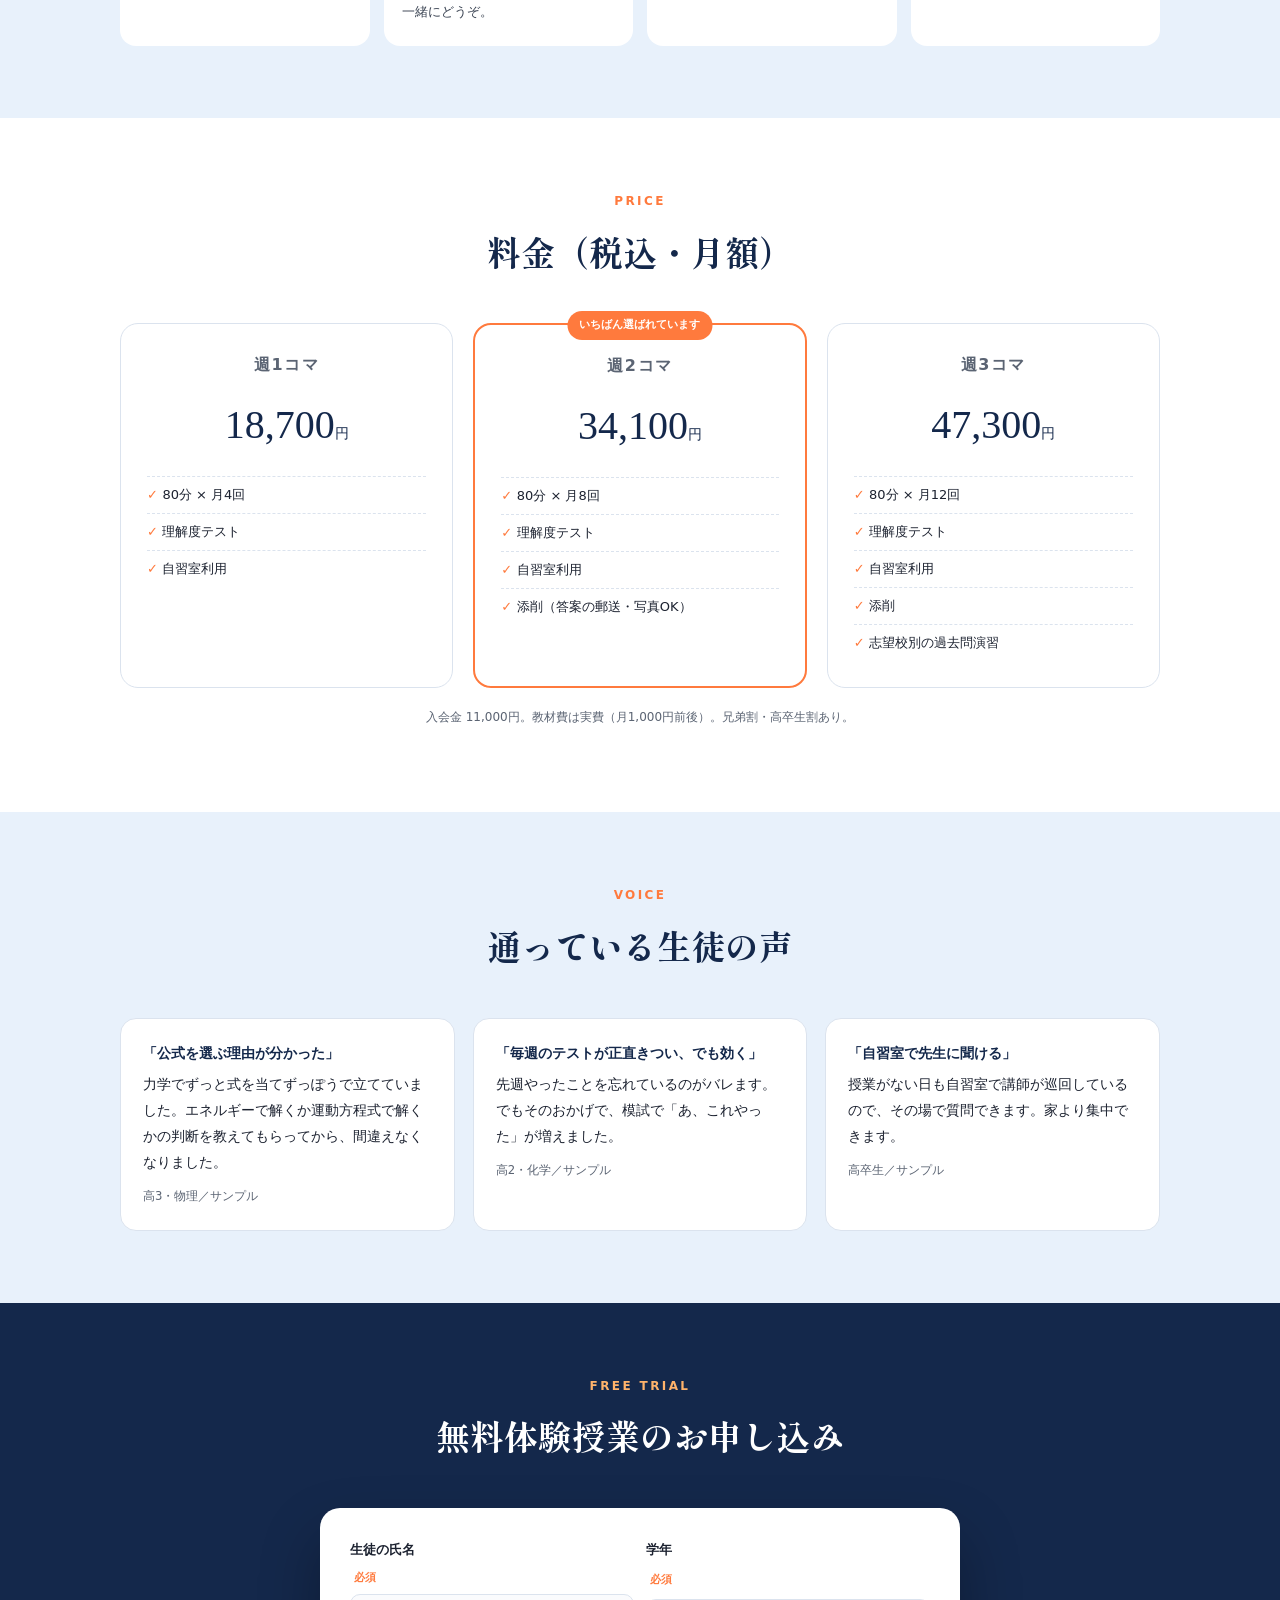
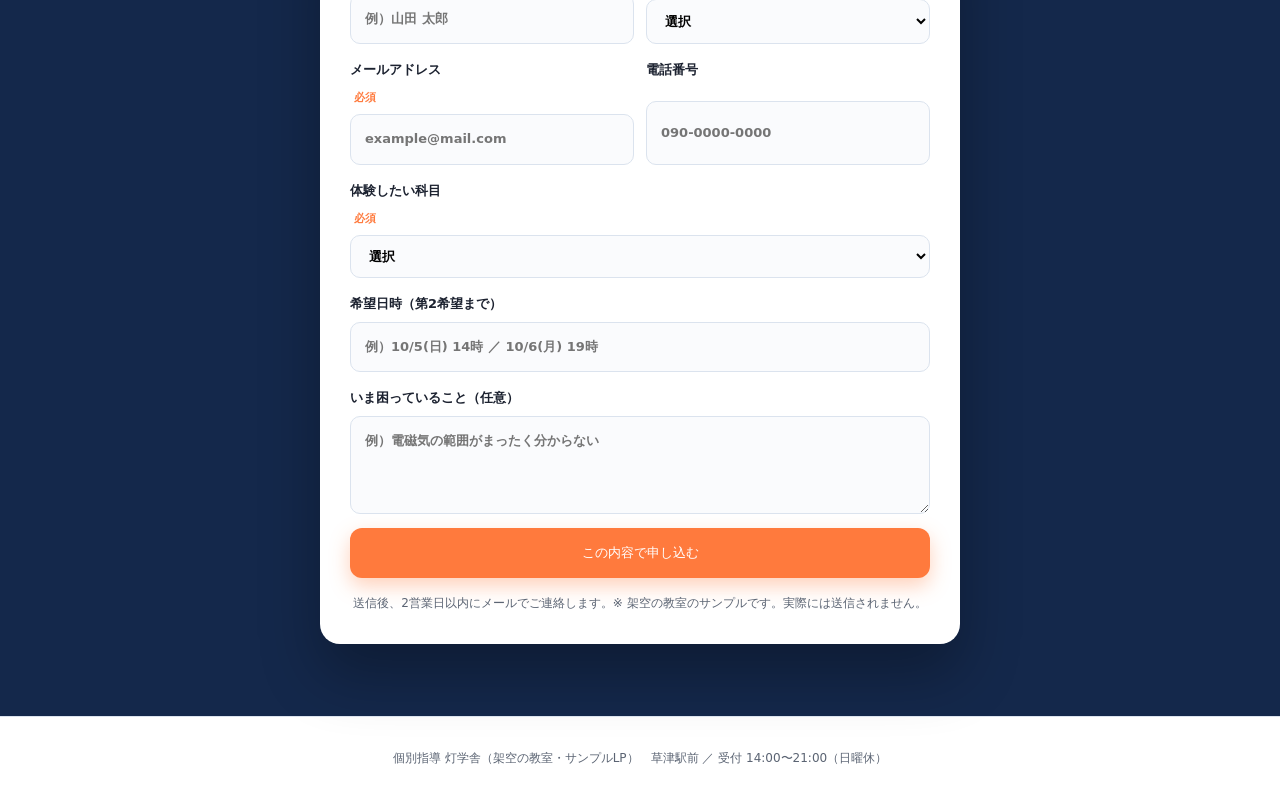
<file: juku.html>
<!doctype html>
<html lang="ja">
<head>
<meta charset="utf-8">
<meta name="viewport" content="width=device-width,initial-scale=1">
<title>個別指導 灯学舎（ともしびがくしゃ）｜無料体験受付中</title>
<meta name="description" content="講師1人に生徒2人まで。理系大学生講師が、物理・化学・数学を「解き方」から教える個別指導塾。無料体験授業は毎週受付中。">
<link rel="preconnect" href="https://fonts.googleapis.com">
<link rel="stylesheet" href="https://fonts.googleapis.com/css2?family=Zen+Kaku+Gothic+New:wght@400;500;700;900&family=Shippori+Mincho+B1:wght@700;800&display=swap">
<style>
:root{--navy:#14284b;--navy2:#1f3a66;--sky:#e8f1fb;--accent:#ff7a3d;--ink:#1c2230;--muted:#5b6473;--line:#dbe3ee;--white:#fff}
*{box-sizing:border-box}html{scroll-behavior:smooth}
body{margin:0;font-family:"Zen Kaku Gothic New","Hiragino Kaku Gothic ProN",system-ui,sans-serif;color:var(--ink);background:#fff;line-height:1.85}
.wrap{max-width:1080px;margin:0 auto;padding:0 20px}
header{position:sticky;top:0;background:rgba(255,255,255,.95);backdrop-filter:blur(8px);border-bottom:1px solid var(--line);z-index:10}
header .wrap{display:flex;justify-content:space-between;align-items:center;height:64px}
.logo{font-family:"Shippori Mincho B1",serif;font-weight:800;font-size:22px;color:var(--navy);text-decoration:none;display:flex;align-items:center;gap:10px}
.logo i{width:30px;height:30px;border-radius:8px;background:linear-gradient(135deg,var(--accent),#ffb36b);display:grid;place-items:center;color:#fff;font-style:normal;font-size:16px}
.logo small{font-size:11px;font-weight:500;color:var(--muted);letter-spacing:.1em}
nav a{text-decoration:none;color:var(--ink);font-weight:700;font-size:13px;margin-left:20px}
nav .cta{background:var(--accent);color:#fff;padding:9px 16px;border-radius:999px}
@media(max-width:700px){nav a:not(.cta){display:none}}
.hero{background:linear-gradient(180deg,var(--sky),#fff);padding:72px 0 56px;position:relative;overflow:hidden}
.hero .wrap{display:grid;grid-template-columns:1.15fr .85fr;gap:36px;align-items:center}
@media(max-width:820px){.hero .wrap{grid-template-columns:1fr}}
.tag{display:inline-block;background:var(--navy);color:#fff;font-size:12px;font-weight:700;letter-spacing:.14em;padding:5px 12px;border-radius:4px}
h1{font-family:"Shippori Mincho B1",serif;font-weight:800;font-size:clamp(30px,5.2vw,50px);line-height:1.3;margin:16px 0 14px;color:var(--navy)}
h1 mark{background:linear-gradient(transparent 60%,#ffd9a8 60%);color:inherit}
.lead{font-size:16px;color:#3a4352;margin:0 0 22px;max-width:36em}
.pts{display:flex;gap:10px;flex-wrap:wrap;margin-bottom:24px}
.pts span{background:#fff;border:1px solid var(--line);border-radius:999px;padding:6px 14px;font-size:13px;font-weight:700;color:var(--navy)}
.btn{display:inline-block;padding:16px 30px;border-radius:12px;font-weight:900;text-decoration:none;font-size:16px;transition:.15s}
.btn.pri{background:var(--accent);color:#fff;box-shadow:0 8px 20px rgba(255,122,61,.35)}.btn.pri:hover{transform:translateY(-2px)}
.btn.sec{background:#fff;color:var(--navy);border:2px solid var(--navy);margin-left:10px}
.hero-card{background:#fff;border-radius:24px;box-shadow:0 30px 60px rgba(20,40,75,.15);padding:28px;position:relative}
.hero-card h3{margin:0 0 6px;font-size:14px;color:var(--muted);letter-spacing:.1em}
.score{display:flex;align-items:flex-end;gap:14px;margin:6px 0 16px}
.score b{font-size:64px;line-height:1;color:var(--navy);font-family:"Shippori Mincho B1",serif}
.score b small{font-size:20px}
.score span{font-size:13px;color:var(--muted);padding-bottom:10px}
.bars{display:grid;gap:10px}
.bar{display:grid;grid-template-columns:70px 1fr 44px;gap:10px;align-items:center;font-size:13px}
.bar i{height:12px;border-radius:6px;background:var(--line);overflow:hidden;display:block}
.bar i b{display:block;height:100%;background:linear-gradient(90deg,var(--navy2),var(--accent));border-radius:6px}
.hero-card .note{font-size:11px;color:var(--muted);margin:14px 0 0}
section{padding:72px 0}
.alt{background:var(--sky)}
.sec-title{text-align:center;margin-bottom:40px}
.sec-title small{display:block;color:var(--accent);font-weight:900;letter-spacing:.2em;font-size:12px;margin-bottom:8px}
h2{font-family:"Shippori Mincho B1",serif;font-weight:800;font-size:clamp(24px,3.6vw,34px);margin:0;color:var(--navy)}
.feat{display:grid;grid-template-columns:repeat(3,1fr);gap:20px}
@media(max-width:820px){.feat{grid-template-columns:1fr}}
.f{background:#fff;border:1px solid var(--line);border-radius:18px;padding:28px;position:relative}
.f .no{font-family:"Shippori Mincho B1",serif;font-size:40px;color:var(--accent);line-height:1;margin-bottom:10px}
.f h3{margin:0 0 8px;font-size:19px;color:var(--navy)}
.f p{margin:0;font-size:14px;color:#3a4352}
.flow{display:grid;grid-template-columns:repeat(4,1fr);gap:14px;counter-reset:s}
@media(max-width:820px){.flow{grid-template-columns:1fr 1fr}}
.flow div{background:#fff;border-radius:16px;padding:22px 18px;border-top:4px solid var(--navy);position:relative}
.flow div:before{counter-increment:s;content:"STEP " counter(s);font-size:11px;font-weight:900;color:var(--accent);letter-spacing:.14em}
.flow h3{margin:6px 0 6px;font-size:17px;color:var(--navy)}.flow p{margin:0;font-size:13px;color:#3a4352}
.price{display:grid;grid-template-columns:repeat(3,1fr);gap:20px}
@media(max-width:820px){.price{grid-template-columns:1fr}}
.pl{background:#fff;border:1px solid var(--line);border-radius:18px;padding:26px;text-align:center}
.pl.rec{border:2px solid var(--accent);position:relative;transform:scale(1.03)}
.pl.rec:before{content:"いちばん選ばれています";position:absolute;top:-14px;left:50%;transform:translateX(-50%);background:var(--accent);color:#fff;font-size:11px;font-weight:900;padding:4px 12px;border-radius:999px;white-space:nowrap}
.pl h3{margin:0;font-size:16px;color:var(--muted);letter-spacing:.1em}
.pl .y{font-family:"Shippori Mincho B1",serif;font-size:40px;color:var(--navy);margin:8px 0 2px}.pl .y small{font-size:14px}
.pl ul{list-style:none;padding:0;margin:14px 0 0;font-size:13px;text-align:left}.pl li{padding:6px 0;border-top:1px dashed var(--line)}.pl li:before{content:"✓ ";color:var(--accent);font-weight:900}
.voice{display:grid;grid-template-columns:repeat(3,1fr);gap:18px}
@media(max-width:820px){.voice{grid-template-columns:1fr}}
.v{background:#fff;border-radius:16px;padding:22px;border:1px solid var(--line);font-size:14px}
.v b{display:block;color:var(--navy);margin-bottom:6px}.v small{display:block;color:var(--muted);margin-top:10px}
/* form */
.form-sec{background:var(--navy);color:#fff}
.form-sec h2{color:#fff}.form-sec .sec-title small{color:#ffb36b}
form{max-width:640px;margin:0 auto;background:#fff;color:var(--ink);border-radius:20px;padding:30px;display:grid;gap:14px;box-shadow:0 30px 60px rgba(0,0,0,.3)}
label{display:grid;gap:6px;font-size:13px;font-weight:700}
input,select,textarea{font:inherit;padding:12px 14px;border:1px solid var(--line);border-radius:10px;background:#fafbfd}
input:focus,select:focus,textarea:focus{outline:2px solid var(--accent);border-color:transparent}
.row{display:grid;grid-template-columns:1fr 1fr;gap:12px}@media(max-width:600px){.row{grid-template-columns:1fr}}
.req{color:var(--accent);font-size:11px;margin-left:4px}
button.send{background:var(--accent);color:#fff;border:0;border-radius:12px;padding:16px;font:900 16px/1 inherit;cursor:pointer;box-shadow:0 8px 20px rgba(255,122,61,.35)}
button.send:disabled{opacity:.6;cursor:wait}
.done{text-align:center;padding:20px 0}
.done b{font-size:22px;color:var(--navy);display:block;margin-bottom:6px}
.small{font-size:12px;color:var(--muted)}
footer{padding:30px 0;text-align:center;font-size:12px;color:var(--muted);border-top:1px solid var(--line)}
.reveal{opacity:0;transform:translateY(16px);transition:.6s}.reveal.in{opacity:1;transform:none}
</style>
</head>
<body>
<header><div class="wrap">
  <a class="logo" href="#"><i>灯</i>灯学舎<small>個別指導・草津駅前</small></a>
  <nav><a href="#feat">特長</a><a href="#flow">流れ</a><a href="#price">料金</a><a href="#voice">声</a><a class="cta" href="#form">無料体験</a></nav>
</div></header>

<section class="hero"><div class="wrap">
  <div>
    <span class="tag">高校生・高卒生対象 ／ 講師1人に生徒2人まで</span>
    <h1>物理と化学は、<br>「覚える」から<mark>「解ける」</mark>へ。</h1>
    <p class="lead">灯学舎は、理系大学生講師が「なぜその式になるのか」から教える個別指導塾です。公式の丸暗記をやめると、初見の問題が怖くなくなります。</p>
    <div class="pts"><span>物理・化学・数学に特化</span><span>1コマ80分</span><span>毎週の理解度テスト</span><span>自習室は22時まで</span></div>
    <a class="btn pri" href="#form">無料体験授業を申し込む</a><a class="btn sec" href="#price">料金を見る</a>
  </div>
  <div class="hero-card reveal">
    <h3>入塾3か月後の平均</h3>
    <div class="score"><b>+14<small>点</small></b><span>模試の物理・化学の合計<br>（当塾生の平均・2025年度）</span></div>
    <div class="bars">
      <div class="bar"><span>物理</span><i><b style="width:78%"></b></i><span>+8</span></div>
      <div class="bar"><span>化学</span><i><b style="width:62%"></b></i><span>+6</span></div>
      <div class="bar"><span>数学</span><i><b style="width:55%"></b></i><span>+5</span></div>
    </div>
    <p class="note">※ 架空の教室のサンプルLPです。数値はダミーです。</p>
  </div>
</div></section>

<section id="feat"><div class="wrap">
  <div class="sec-title"><small>FEATURES</small><h2>灯学舎が選ばれる3つの理由</h2></div>
  <div class="feat">
    <div class="f reveal"><div class="no">01</div><h3>講師は全員、理系の現役大学生</h3><p>物理・化学を受験で使い、いまも大学で学んでいる講師だけ。「先週ここでつまずいた自分」に近いので、どこで分からなくなるかが分かります。</p></div>
    <div class="f reveal"><div class="no">02</div><h3>解答ではなく「解き方」を添削</h3><p>答案の途中式に赤を入れます。どの式を、なぜ立てたか。ここが書けるようになると、初見の問題でも手が動きます。</p></div>
    <div class="f reveal"><div class="no">03</div><h3>週1回の理解度テストで、放置しない</h3><p>毎週10分のテストで先週の内容を確認。できていなければ、次のコマで戻ります。進度より定着を優先します。</p></div>
  </div>
</div></section>

<section class="alt" id="flow"><div class="wrap">
  <div class="sec-title"><small>FLOW</small><h2>体験から入塾までの流れ</h2></div>
  <div class="flow">
    <div class="reveal"><h3>フォームで申込</h3><p>下の無料体験フォームから。1分で終わります。</p></div>
    <div class="reveal"><h3>面談（30分）</h3><p>今の成績と志望校を聞いて、体験授業の内容を決めます。保護者の方も一緒にどうぞ。</p></div>
    <div class="reveal"><h3>体験授業（80分）</h3><p>実際の講師と1コマ。苦手な単元を1つ持ってきてください。</p></div>
    <div class="reveal"><h3>入塾を決める</h3><p>合わなければそのまま終了で大丈夫です。しつこい勧誘はしません。</p></div>
  </div>
</div></section>

<section id="price"><div class="wrap">
  <div class="sec-title"><small>PRICE</small><h2>料金（税込・月額）</h2></div>
  <div class="price">
    <div class="pl reveal"><h3>週1コマ</h3><div class="y">18,700<small>円</small></div><ul><li>80分 × 月4回</li><li>理解度テスト</li><li>自習室利用</li></ul></div>
    <div class="pl rec reveal"><h3>週2コマ</h3><div class="y">34,100<small>円</small></div><ul><li>80分 × 月8回</li><li>理解度テスト</li><li>自習室利用</li><li>添削（答案の郵送・写真OK）</li></ul></div>
    <div class="pl reveal"><h3>週3コマ</h3><div class="y">47,300<small>円</small></div><ul><li>80分 × 月12回</li><li>理解度テスト</li><li>自習室利用</li><li>添削</li><li>志望校別の過去問演習</li></ul></div>
  </div>
  <p class="small" style="text-align:center;margin-top:18px">入会金 11,000円。教材費は実費（月1,000円前後）。兄弟割・高卒生割あり。</p>
</div></section>

<section class="alt" id="voice"><div class="wrap">
  <div class="sec-title"><small>VOICE</small><h2>通っている生徒の声</h2></div>
  <div class="voice">
    <div class="v reveal"><b>「公式を選ぶ理由が分かった」</b>力学でずっと式を当てずっぽうで立てていました。エネルギーで解くか運動方程式で解くかの判断を教えてもらってから、間違えなくなりました。<small>高3・物理／サンプル</small></div>
    <div class="v reveal"><b>「毎週のテストが正直きつい、でも効く」</b>先週やったことを忘れているのがバレます。でもそのおかげで、模試で「あ、これやった」が増えました。<small>高2・化学／サンプル</small></div>
    <div class="v reveal"><b>「自習室で先生に聞ける」</b>授業がない日も自習室で講師が巡回しているので、その場で質問できます。家より集中できます。<small>高卒生／サンプル</small></div>
  </div>
</div></section>

<section class="form-sec" id="form"><div class="wrap">
  <div class="sec-title"><small>FREE TRIAL</small><h2>無料体験授業のお申し込み</h2></div>
  <form id="f">
    <div class="row">
      <label>生徒の氏名<span class="req">必須</span><input name="name" required placeholder="例）山田 太郎"></label>
      <label>学年<span class="req">必須</span><select name="grade" required><option value="">選択</option><option>高1</option><option>高2</option><option>高3</option><option>高卒生</option></select></label>
    </div>
    <div class="row">
      <label>メールアドレス<span class="req">必須</span><input name="email" type="email" required placeholder="example@mail.com"></label>
      <label>電話番号<input name="tel" type="tel" placeholder="090-0000-0000"></label>
    </div>
    <label>体験したい科目<span class="req">必須</span><select name="subject" required><option value="">選択</option><option>物理</option><option>化学</option><option>数学</option><option>迷っている</option></select></label>
    <label>希望日時（第2希望まで）<input name="date" placeholder="例）10/5(日) 14時 ／ 10/6(月) 19時"></label>
    <label>いま困っていること（任意）<textarea name="msg" rows="3" placeholder="例）電磁気の範囲がまったく分からない"></textarea></label>
    <button class="send" type="submit">この内容で申し込む</button>
    <p class="small" style="margin:0;text-align:center">送信後、2営業日以内にメールでご連絡します。※ 架空の教室のサンプルです。実際には送信されません。</p>
  </form>
  <div class="done" id="done" style="display:none"><b>お申し込みありがとうございます</b><span style="color:#dfe7f3">2営業日以内にメールでご連絡します。届かない場合は迷惑メールフォルダをご確認ください。</span></div>
</div></section>

<footer><div class="wrap">個別指導 灯学舎（架空の教室・サンプルLP）　草津駅前 ／ 受付 14:00〜21:00（日曜休）</div></footer>

<script>
const io=new IntersectionObserver(es=>es.forEach(e=>{if(e.isIntersecting)e.target.classList.add('in')}),{threshold:.15});
document.querySelectorAll('.reveal').forEach(el=>io.observe(el));
// Google Apps Script へ送る想定（URLを差し替えると実送信）
const GAS_URL='';
document.getElementById('f').addEventListener('submit',async e=>{e.preventDefault();const f=e.target,btn=f.querySelector('button');btn.disabled=true;btn.textContent='送信中…';
  const data=Object.fromEntries(new FormData(f).entries());
  try{if(GAS_URL){await fetch(GAS_URL,{method:'POST',mode:'no-cors',headers:{'Content-Type':'text/plain'},body:JSON.stringify(data)});}else{await new Promise(r=>setTimeout(r,700));}
    f.style.display='none';document.getElementById('done').style.display='block';}
  catch(err){btn.disabled=false;btn.textContent='この内容で申し込む';alert('送信に失敗しました。時間をおいてもう一度お試しください。');}
});
</script>
</body>
</html>
</file>
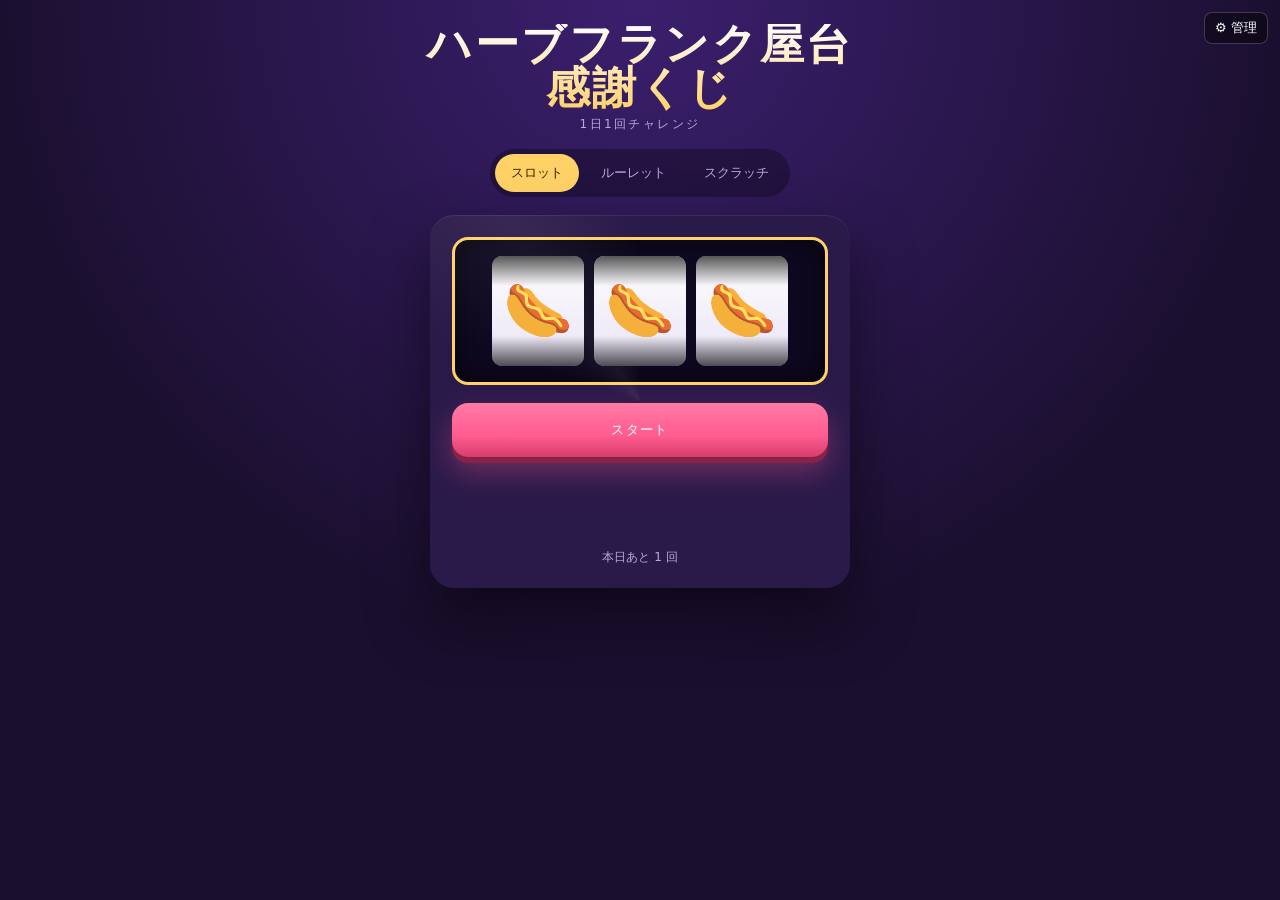
<file: promo.html>
<!doctype html>
<html lang="ja">
<head>
<meta charset="utf-8">
<meta name="viewport" content="width=device-width,initial-scale=1,maximum-scale=1">
<title>キャンペーンくじ｜スロット・ルーレット・スクラッチ</title>
<link rel="preconnect" href="https://fonts.googleapis.com">
<link rel="stylesheet" href="https://fonts.googleapis.com/css2?family=Zen+Kaku+Gothic+New:wght@500;700;900&family=Bebas+Neue&display=swap">
<style>
:root{--bg:#1a0f2e;--card:#2a1a4a;--gold:#ffd166;--pink:#ff5d8f;--cyan:#4cc9f0;--ink:#fff;--muted:#b9a9d9}
*{box-sizing:border-box;-webkit-tap-highlight-color:transparent}
body{margin:0;background:radial-gradient(circle at 50% 0%,#3b1f6e,var(--bg) 60%);color:var(--ink);font-family:"Zen Kaku Gothic New","Hiragino Kaku Gothic ProN",system-ui,sans-serif;min-height:100vh;display:flex;flex-direction:column;align-items:center;padding:18px 14px 40px}
h1{font-family:"Bebas Neue",sans-serif;font-size:clamp(26px,7vw,44px);padding:0 44px;letter-spacing:.06em;margin:6px 0 0;background:linear-gradient(180deg,#fff,var(--gold));-webkit-background-clip:text;background-clip:text;color:transparent;text-align:center;line-height:1}
.sub{color:var(--muted);font-size:12px;letter-spacing:.2em;margin:4px 0 16px}
.tabs{display:flex;gap:6px;background:rgba(0,0,0,.3);padding:5px;border-radius:999px;margin-bottom:18px}
.tabs button{background:transparent;border:0;color:var(--muted);font:700 13px/1 inherit;padding:10px 16px;border-radius:999px;cursor:pointer}
.tabs button.on{background:var(--gold);color:#3a2a00}
.stage{width:min(100%,420px);background:var(--card);border-radius:24px;padding:22px;box-shadow:0 30px 60px rgba(0,0,0,.5),inset 0 1px 0 rgba(255,255,255,.08);position:relative;overflow:hidden}
.stage:before{content:"";position:absolute;inset:-40%;background:conic-gradient(from 0deg,transparent 0 80%,rgba(255,255,255,.06) 90%,transparent 100%);animation:spin 8s linear infinite;pointer-events:none}
@keyframes spin{to{transform:rotate(360deg)}}
.panel{display:none}.panel.on{display:block}
.go{width:100%;margin-top:18px;background:linear-gradient(180deg,#ff7aa6,var(--pink) 60%,#d63d6e);color:#fff;border:0;border-radius:16px;padding:18px;font:900 20px/1 inherit;letter-spacing:.1em;cursor:pointer;box-shadow:0 6px 0 #8a2247,0 14px 30px rgba(255,93,143,.35);position:relative}
.go:active{transform:translateY(4px);box-shadow:0 2px 0 #8a2247}
.go:disabled{opacity:.5;cursor:default}
.result{min-height:70px;text-align:center;margin-top:14px;font-weight:900;font-size:22px}
.result small{display:block;font-weight:500;font-size:13px;color:var(--muted);margin-top:4px}
.result.win{color:var(--gold);text-shadow:0 0 20px rgba(255,209,102,.6)}
.tries{text-align:center;font-size:12px;color:var(--muted);margin-top:8px}
/* slot */
.reels{display:flex;gap:10px;justify-content:center;background:#0e0820;padding:16px;border-radius:16px;border:3px solid var(--gold);box-shadow:inset 0 0 30px rgba(0,0,0,.6)}
.reel{width:92px;height:110px;overflow:hidden;background:linear-gradient(180deg,#fff,#e9e2f5);border-radius:10px;position:relative}
.reel:before,.reel:after{content:"";position:absolute;left:0;right:0;height:30px;z-index:2;pointer-events:none}
.reel:before{top:0;background:linear-gradient(#000a,transparent)}.reel:after{bottom:0;background:linear-gradient(transparent,#000a)}
.strip{display:flex;flex-direction:column;transition:transform .1s}
.strip span{height:110px;display:grid;place-items:center;font-size:56px}
/* roulette */
.wheel-wrap{position:relative;width:300px;height:300px;margin:0 auto}
.wheel{width:100%;height:100%;border-radius:50%;border:8px solid var(--gold);box-shadow:0 0 0 6px #0e0820,0 20px 40px rgba(0,0,0,.5);transition:transform 4.2s cubic-bezier(.12,.7,.1,1)}
.pointer{position:absolute;left:50%;top:-14px;transform:translateX(-50%);width:0;height:0;border-left:16px solid transparent;border-right:16px solid transparent;border-top:30px solid var(--pink);filter:drop-shadow(0 4px 4px rgba(0,0,0,.5));z-index:2}
.hub{position:absolute;left:50%;top:50%;width:54px;height:54px;transform:translate(-50%,-50%);border-radius:50%;background:radial-gradient(circle at 35% 30%,#fff,var(--gold) 60%);box-shadow:0 4px 12px rgba(0,0,0,.5)}
.legend{display:flex;flex-wrap:wrap;gap:6px;justify-content:center;margin-top:12px;font-size:11px}
.legend span{display:inline-flex;align-items:center;gap:5px;background:rgba(0,0,0,.3);padding:4px 10px;border-radius:999px}
.legend i{width:10px;height:10px;border-radius:50%;display:inline-block}
/* scratch */
.scr{position:relative;width:100%;aspect-ratio:1.6;border-radius:16px;overflow:hidden;background:#fff;color:#3a2a00;display:grid;place-items:center;text-align:center}
.scr .under{font-weight:900;font-size:30px;padding:10px}
.scr .under small{display:block;font-size:13px;font-weight:700;color:#7a6a3a}
.scr canvas{position:absolute;inset:0;width:100%;height:100%;touch-action:none;cursor:crosshair}
.hint{text-align:center;font-size:12px;color:var(--muted);margin-top:8px}
/* confetti */
canvas.fx{position:fixed;inset:0;pointer-events:none;z-index:50}
/* admin */
.admin-btn{position:fixed;right:12px;top:12px;background:rgba(0,0,0,.4);border:1px solid rgba(255,255,255,.2);color:#fff;border-radius:8px;padding:6px 10px;font:700 11px/1 inherit;cursor:pointer}
.admin{position:fixed;inset:0;background:rgba(0,0,0,.7);display:none;align-items:center;justify-content:center;padding:16px;z-index:60}
.admin.on{display:flex}
.admin .box{background:#fff;color:#222;border-radius:16px;padding:22px;width:min(100%,520px);max-height:90vh;overflow:auto}
.admin h2{margin:0 0 4px;font-size:18px}.admin p{margin:0 0 14px;font-size:12px;color:#666}
.admin table{width:100%;border-collapse:collapse;font-size:13px}
.admin td,.admin th{padding:6px 6px;border-bottom:1px solid #eee;text-align:left}
.admin input{width:100%;padding:6px 8px;border:1px solid #ccc;border-radius:6px;font:inherit}
.admin input[type=number]{width:80px}
.admin table{width:100%;border-collapse:collapse;table-layout:fixed}.admin td:nth-child(1){width:18%}.admin td:nth-child(2){width:42%}.admin input{width:100%;box-sizing:border-box}
.admin .row{display:flex;gap:8px;margin-top:12px;align-items:center;font-size:13px}
.admin button{padding:10px 16px;border-radius:8px;border:0;font:700 13px/1 inherit;cursor:pointer;background:#2a1a4a;color:#fff}
.admin button.ghost{background:#eee;color:#333}
.admin .stat{background:#f6f3fb;border-radius:8px;padding:10px 12px;font-size:12px;margin-top:12px;display:grid;grid-template-columns:1fr 1fr;gap:4px}
.admin .warn{color:#c0392b;font-size:12px}
.coupon{margin-top:12px;background:#fff;color:#3a2a00;border-radius:12px;padding:14px;text-align:center;display:none}
.coupon.on{display:block}
.coupon b{font-family:"Bebas Neue",sans-serif;font-size:32px;letter-spacing:.1em;display:block}
.coupon small{font-size:11px;color:#7a6a3a}
</style>
</head>
<body>
<button class="admin-btn" id="openAdmin">⚙ 管理</button>
<h1>ハーブフランク屋台<br>感謝くじ</h1>
<p class="sub">1日1回チャレンジ</p>
<div class="tabs"><button class="on" data-p="slot">スロット</button><button data-p="roul">ルーレット</button><button data-p="scr">スクラッチ</button></div>

<div class="stage">
  <!-- スロット -->
  <div class="panel on" id="slot">
    <div class="reels"><div class="reel"><div class="strip"></div></div><div class="reel"><div class="strip"></div></div><div class="reel"><div class="strip"></div></div></div>
    <button class="go" id="slotGo">スタート</button>
  </div>
  <!-- ルーレット -->
  <div class="panel" id="roul">
    <div class="wheel-wrap"><div class="pointer"></div><div class="wheel" id="wheel"></div><div class="hub"></div></div>
    <div class="legend" id="legend"></div>
    <button class="go" id="roulGo">回す</button>
  </div>
  <!-- スクラッチ -->
  <div class="panel" id="scr">
    <div class="scr"><div class="under" id="under">？<small>けずってね</small></div><canvas id="scrC"></canvas></div>
    <p class="hint">指やマウスでこすると出てきます</p>
  </div>
  <div class="result" id="result"></div>
  <div class="coupon" id="coupon"><small>スタッフに見せてください</small><b id="code">—</b><small id="cexp"></small></div>
  <div class="tries" id="tries"></div>
</div>

<div class="admin" id="admin"><div class="box">
  <h2>管理画面（当選設定）</h2><p>ここで設定した確率で3つのゲームすべてが動きます。合計が100%になるように。ブラウザに保存されます。</p>
  <table><thead><tr><th>賞</th><th>内容</th><th>確率%</th><th>上限/日</th></tr></thead><tbody id="prizeRows"></tbody></table>
  <div class="row"><span id="sum"></span><span class="warn" id="warn"></span></div>
  <div class="row"><label>1人あたりの回数／日 <input type="number" id="perDay" min="1" value="1" style="width:70px"></label></div>
  <div class="stat" id="stat"></div>
  <div class="row"><button id="save">保存</button><button class="ghost" id="resetDraw">今日の抽選履歴をリセット</button><button class="ghost" id="closeAdmin">閉じる</button></div>
</div></div>
<canvas class="fx" id="fx"></canvas>

<script>
/* ---------- 設定 ---------- */
const DEF={prizes:[{n:'1等',d:'ハーブフランク1本 無料',p:3,cap:5,e:'🌭'},{n:'2等',d:'トッピング1つ無料',p:12,cap:30,e:'🧀'},{n:'3等',d:'マスタード増量',p:35,cap:0,e:'🥇'},{n:'ハズレ',d:'また明日！',p:50,cap:0,e:'🍀'}],perDay:1};
const store={get(k,d){try{const v=localStorage.getItem(k);return v?JSON.parse(v):d;}catch(e){return d;}},set(k,v){try{localStorage.setItem(k,JSON.stringify(v));}catch(e){}}};
let cfg=store.get('promo.cfg',DEF);
const today=()=>new Date().toISOString().slice(0,10);
let log=store.get('promo.log',{date:today(),counts:{},plays:0});if(log.date!==today())log={date:today(),counts:{},plays:0};
let my=store.get('promo.my',{date:today(),n:0});if(my.date!==today())my={date:today(),n:0};
const $=id=>document.getElementById(id);

/* ---------- 抽選（共通） ---------- */
function draw(){
  const pool=cfg.prizes.map((pr,i)=>({...pr,i}));
  // 上限に達した賞は確率0にしてハズレへ寄せる
  let total=0;const w=pool.map(pr=>{const capped=pr.cap>0&&(log.counts[pr.i]||0)>=pr.cap;const x=capped?0:pr.p;total+=x;return x;});
  let r=Math.random()*total;for(let i=0;i<pool.length;i++){r-=w[i];if(r<=0){return pool[i];}}
  return pool[pool.length-1];
}
function canPlay(){return my.n<cfg.perDay;}
function commit(pr){log.counts[pr.i]=(log.counts[pr.i]||0)+1;log.plays++;store.set('promo.log',log);my.n++;store.set('promo.my',my);showTries();}
function showTries(){$('tries').textContent=canPlay()?`本日あと ${cfg.perDay-my.n} 回`:'本日の分は終了。また明日！';['slotGo','roulGo'].forEach(id=>$(id).disabled=!canPlay());}
function showResult(pr){const isWin=pr.i<cfg.prizes.length-1;const r=$('result');r.className='result'+(isWin?' win':'');r.innerHTML=(isWin?`${pr.e} ${pr.n}！`:`${pr.e} ${pr.n}`)+`<small>${pr.d}</small>`;
  if(isWin){confetti();const code='HF-'+Math.random().toString(36).slice(2,6).toUpperCase();$('code').textContent=code;$('cexp').textContent='本日限り有効・'+pr.d;$('coupon').classList.add('on');}else $('coupon').classList.remove('on');}

/* ---------- タブ ---------- */
document.querySelectorAll('.tabs button').forEach(b=>b.onclick=()=>{document.querySelectorAll('.tabs button').forEach(x=>x.classList.toggle('on',x===b));document.querySelectorAll('.panel').forEach(p=>p.classList.toggle('on',p.id===b.dataset.p));$('result').innerHTML='';$('coupon').classList.remove('on');if(b.dataset.p==='scr')initScratch();});

/* ---------- スロット ---------- */
const SYM=cfg.prizes.map(p=>p.e);
const strips=[...document.querySelectorAll('.strip')];
function fillStrip(s,order){s.innerHTML=order.map(x=>`<span>${x}</span>`).join('');}
strips.forEach(s=>fillStrip(s,[...SYM,...SYM,...SYM]));
$('slotGo').onclick=()=>{if(!canPlay())return;$('slotGo').disabled=true;$('result').innerHTML='';$('coupon').classList.remove('on');
  const pr=draw();const isWin=pr.i<cfg.prizes.length-1;
  // 当たりなら3つ揃える。ハズレなら最後の1つをずらす
  const finals=isWin?[pr.e,pr.e,pr.e]:[pr.e,pr.e,SYM[(pr.i+1)%SYM.length]];
  strips.forEach((s,k)=>{const seq=[];for(let i=0;i<14+k*4;i++)seq.push(SYM[Math.floor(Math.random()*SYM.length)]);seq.push(finals[k]);fillStrip(s,seq);s.style.transition='none';s.style.transform='translateY(0)';
    requestAnimationFrame(()=>{s.style.transition=`transform ${1.6+k*.6}s cubic-bezier(.15,.8,.2,1)`;s.style.transform=`translateY(-${(seq.length-1)*110}px)`;});
    setTimeout(()=>tick(),(1.6+k*.6)*1000);});
  setTimeout(()=>{commit(pr);showResult(pr);},(1.6+2*.6)*1000+100);
};

/* ---------- ルーレット ---------- */
const COL=['#ffd166','#ff5d8f','#4cc9f0','#8d6e97','#f4a261','#2a9d8f'];
let segs=[];
function buildWheel(){segs=[];cfg.prizes.forEach((p,i)=>{const n=Math.max(1,Math.round(p.p/10));for(let k=0;k<n;k++)segs.push(i);});
  // 同じ賞が隣り合わないよう簡易シャッフル
  for(let i=segs.length-1;i>0;i--){const j=Math.floor(Math.random()*(i+1));[segs[i],segs[j]]=[segs[j],segs[i]];}
  const deg=360/segs.length;const stops=segs.map((pi,i)=>`${COL[pi%COL.length]} ${i*deg}deg ${(i+1)*deg}deg`).join(',');
  $('wheel').style.background=`conic-gradient(${stops})`;
  $('legend').innerHTML=cfg.prizes.map((p,i)=>`<span><i style="background:${COL[i%COL.length]}"></i>${p.n}：${p.d}</span>`).join('');
  $('wheel').innerHTML=segs.map((pi,i)=>`<div style="position:absolute;left:50%;top:50%;transform:rotate(${i*deg+deg/2}deg) translateY(-118px) rotate(180deg);transform-origin:0 0;font-size:20px;margin-left:-10px">${cfg.prizes[pi].e}</div>`).join('');}
let rot=0;
$('roulGo').onclick=()=>{if(!canPlay())return;$('roulGo').disabled=true;$('result').innerHTML='';$('coupon').classList.remove('on');
  const pr=draw();const cands=segs.map((pi,i)=>pi===pr.i?i:-1).filter(i=>i>=0);const idx=cands[Math.floor(Math.random()*cands.length)];
  const deg=360/segs.length;const target=360-(idx*deg+deg/2)+(Math.random()-.5)*deg*.6; // ポインタ(上)に来る角度
  rot+=360*5+((target-rot%360)+360)%360;$('wheel').style.transform=`rotate(${rot}deg)`;
  setTimeout(()=>{commit(pr);showResult(pr);tick();},4300);};

/* ---------- スクラッチ ---------- */
let scrInit=false,scrPr=null,scrDone=false;
function initScratch(){const c=$('scrC');const box=c.parentElement;const W=box.clientWidth,H=box.clientHeight;c.width=W*2;c.height=H*2;const g=c.getContext('2d');g.scale(2,2);
  scrDone=false;scrPr=null;
  if(!canPlay()){$('under').innerHTML='また明日<small>本日の分は終了</small>';g.clearRect(0,0,W,H);return;}
  scrPr=draw();$('under').innerHTML=`${scrPr.e} ${scrPr.n}<small>${scrPr.d}</small>`;
  const grad=g.createLinearGradient(0,0,W,H);grad.addColorStop(0,'#b8b8c8');grad.addColorStop(.5,'#e8e8f0');grad.addColorStop(1,'#a0a0b4');g.fillStyle=grad;g.fillRect(0,0,W,H);
  g.fillStyle='#6a6a80';g.font='900 22px sans-serif';g.textAlign='center';g.fillText('ここをこすってね',W/2,H/2+8);for(let i=0;i<40;i++){g.fillStyle='rgba(255,255,255,.35)';g.beginPath();g.arc(Math.random()*W,Math.random()*H,Math.random()*6,0,7);g.fill();}
  g.globalCompositeOperation='destination-out';let down=false,cleared=0;
  const pt=e=>{const r=c.getBoundingClientRect();const t=e.touches?e.touches[0]:e;return [t.clientX-r.left,t.clientY-r.top];};
  const scratch=e=>{if(!down||scrDone)return;const [x,y]=pt(e);g.beginPath();g.arc(x,y,18,0,7);g.fill();e.preventDefault();
    if(++cleared%8===0){const d=g.getImageData(0,0,c.width,c.height).data;let n=0;for(let i=3;i<d.length;i+=4*7)if(d[i]===0)n++;if(n/(d.length/(4*7))>.45){scrDone=true;g.clearRect(0,0,W,H);commit(scrPr);showResult(scrPr);}}};
  c.onmousedown=e=>{down=true;scratch(e);};c.onmousemove=scratch;addEventListener('mouseup',()=>down=false);
  c.ontouchstart=e=>{down=true;scratch(e);};c.ontouchmove=scratch;c.ontouchend=()=>down=false;
  scrInit=true;}

/* ---------- 演出 ---------- */
const fx=$('fx'),fg=fx.getContext('2d');let parts=[];
function confetti(){fx.width=innerWidth;fx.height=innerHeight;for(let i=0;i<140;i++)parts.push({x:innerWidth/2,y:innerHeight*.4,vx:(Math.random()-.5)*14,vy:-Math.random()*14-4,c:COL[i%COL.length],r:Math.random()*6+3,a:Math.random()*6,life:1});
  (function step(){fg.clearRect(0,0,fx.width,fx.height);parts=parts.filter(p=>p.life>0);parts.forEach(p=>{p.vy+=.35;p.x+=p.vx;p.y+=p.vy;p.a+=.2;p.life-=.012;fg.save();fg.translate(p.x,p.y);fg.rotate(p.a);fg.globalAlpha=Math.max(0,p.life);fg.fillStyle=p.c;fg.fillRect(-p.r,-p.r/2,p.r*2,p.r);fg.restore();});if(parts.length)requestAnimationFrame(step);})();}
let AC;function tick(){try{AC=AC||new (window.AudioContext||window.webkitAudioContext)();const o=AC.createOscillator(),g=AC.createGain();o.type='square';o.frequency.value=900;g.gain.setValueAtTime(.06,AC.currentTime);g.gain.exponentialRampToValueAtTime(.001,AC.currentTime+.08);o.connect(g).connect(AC.destination);o.start();o.stop(AC.currentTime+.08);}catch(e){}}

/* ---------- 管理画面 ---------- */
function renderAdmin(){$('prizeRows').innerHTML=cfg.prizes.map((p,i)=>`<tr><td><input value="${p.n}" data-k="n" data-i="${i}"></td><td><input value="${p.d}" data-k="d" data-i="${i}"></td><td><input type="number" min="0" max="100" value="${p.p}" data-k="p" data-i="${i}"></td><td><input type="number" min="0" value="${p.cap}" data-k="cap" data-i="${i}" title="0=無制限"></td></tr>`).join('');
  $('perDay').value=cfg.perDay;checkSum();
  $('stat').innerHTML=`<span>本日の抽選回数：${log.plays}</span>`+cfg.prizes.map((p,i)=>`<span>${p.n}：${log.counts[i]||0}回${p.cap?` / 上限${p.cap}`:''}</span>`).join('');}
function checkSum(){const s=[...document.querySelectorAll('[data-k=p]')].reduce((a,e)=>a+(+e.value||0),0);$('sum').textContent=`確率の合計：${s}%`;$('warn').textContent=s===100?'':'（100%にしてください）';return s===100;}
$('prizeRows').addEventListener('input',checkSum);
$('save').onclick=()=>{if(!checkSum())return;document.querySelectorAll('#prizeRows input').forEach(e=>{const v=e.type==='number'?+e.value:e.value;cfg.prizes[+e.dataset.i][e.dataset.k]=v;});cfg.perDay=+$('perDay').value||1;store.set('promo.cfg',cfg);buildWheel();showTries();$('admin').classList.remove('on');};
$('resetDraw').onclick=()=>{log={date:today(),counts:{},plays:0};my={date:today(),n:0};store.set('promo.log',log);store.set('promo.my',my);renderAdmin();showTries();};
$('openAdmin').onclick=()=>{renderAdmin();$('admin').classList.add('on');};$('closeAdmin').onclick=()=>$('admin').classList.remove('on');

buildWheel();showTries();
</script>
</body>
</html>
</file>
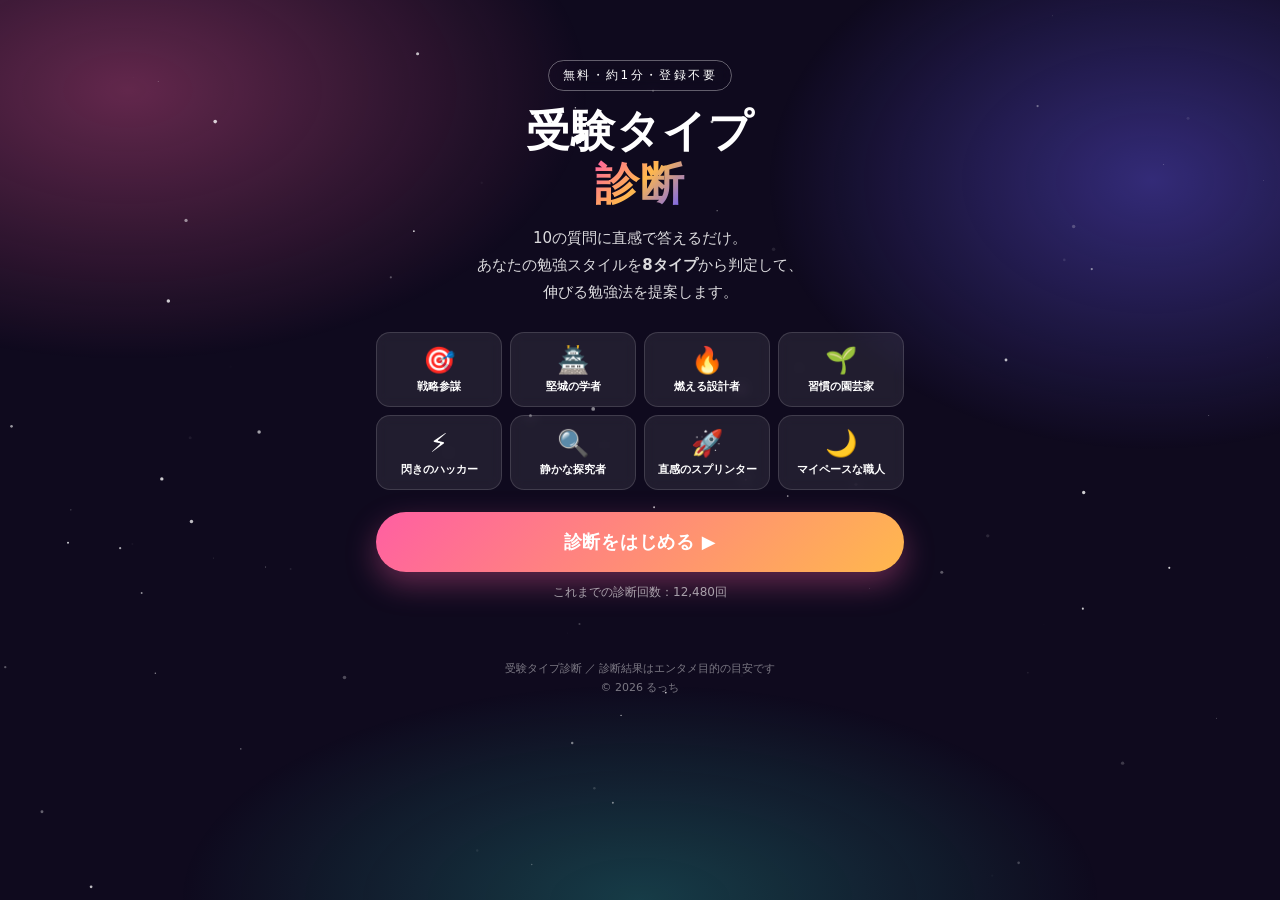
<file: shindan.html>
<!DOCTYPE html>
<html lang="ja">
<head>
<meta charset="UTF-8">
<meta name="viewport" content="width=device-width, initial-scale=1.0">
<title>受験タイプ診断｜あなたの勉強スタイルは8タイプのどれ？</title>
<meta name="description" content="10問に答えるだけで、あなたに合った受験勉強のスタイルがわかる無料診断。結果はSNSでシェアできます。">
<style>
:root{
  --bg:#0f0a1e;--bg2:#1a1038;--card:#ffffff;--ink:#1c1633;--muted:#6f6a85;
  --a:#ff5fa2;--b:#ffb84d;--c:#6a5cff;--d:#2ed3c3;
  --grad:linear-gradient(135deg,#ff5fa2 0%,#ffb84d 50%,#6a5cff 100%);
  --r:22px;--shadow:0 20px 50px rgba(0,0,0,.35);
}
*{box-sizing:border-box;margin:0;padding:0}
html{scroll-behavior:smooth}
body{font-family:"Zen Kaku Gothic New","Hiragino Sans","Noto Sans JP",system-ui,sans-serif;background:var(--bg);color:var(--ink);min-height:100vh;overflow-x:hidden;-webkit-font-smoothing:antialiased}
body::before{content:"";position:fixed;inset:0;background:
 radial-gradient(60% 50% at 10% 10%,rgba(255,95,162,.35),transparent 60%),
 radial-gradient(50% 50% at 90% 20%,rgba(106,92,255,.4),transparent 60%),
 radial-gradient(60% 40% at 50% 100%,rgba(46,211,195,.25),transparent 60%);z-index:-2}
.stars{position:fixed;inset:0;z-index:-1;pointer-events:none}
.wrap{max-width:560px;margin:0 auto;padding:24px 16px 60px;position:relative}
.screen{display:none;animation:in .45s cubic-bezier(.2,.8,.2,1)}
.screen.on{display:block}
@keyframes in{from{opacity:0;transform:translateY(16px) scale(.98)}to{opacity:1;transform:none}}

/* top */
.top{text-align:center;color:#fff;padding:36px 0 22px}
.tag{display:inline-block;font-size:12px;letter-spacing:.2em;padding:6px 14px;border:1px solid rgba(255,255,255,.35);border-radius:999px;margin-bottom:14px;backdrop-filter:blur(6px)}
h1{font-size:clamp(30px,8vw,44px);line-height:1.2;font-weight:900;letter-spacing:.02em}
h1 span{background:var(--grad);-webkit-background-clip:text;background-clip:text;color:transparent}
.lead{margin-top:14px;font-size:15px;line-height:1.8;opacity:.85}
.types-preview{display:grid;grid-template-columns:repeat(4,1fr);gap:8px;margin:26px 0 22px}
.tp{background:rgba(255,255,255,.08);border:1px solid rgba(255,255,255,.14);border-radius:14px;padding:12px 4px;text-align:center;color:#fff;font-size:11px;font-weight:700;backdrop-filter:blur(6px)}
.tp .e{font-size:26px;display:block;margin-bottom:4px}
.btn{display:inline-flex;align-items:center;justify-content:center;gap:8px;width:100%;padding:18px 24px;border:0;border-radius:999px;font-size:18px;font-weight:900;color:#fff;background:var(--grad);background-size:200% 200%;cursor:pointer;box-shadow:0 12px 30px rgba(255,95,162,.35);transition:.2s;font-family:inherit;letter-spacing:.04em;position:relative;overflow:hidden}
.btn:hover{transform:translateY(-2px);box-shadow:0 16px 36px rgba(255,95,162,.5)}
.btn:active{transform:translateY(1px)}
.btn::after{content:"";position:absolute;top:0;left:-70%;width:40%;height:100%;background:linear-gradient(90deg,transparent,rgba(255,255,255,.45),transparent);transform:skewX(-20deg);animation:shine 2.8s infinite}
@keyframes shine{0%{left:-70%}45%,100%{left:130%}}
.btn.ghost{background:rgba(255,255,255,.1);box-shadow:none;border:1px solid rgba(255,255,255,.3);font-size:15px;padding:14px}
.btn.ghost::after{display:none}
.meta{color:#fff;opacity:.6;font-size:12px;text-align:center;margin-top:12px}

/* quiz */
.q-head{display:flex;justify-content:space-between;align-items:center;color:#fff;margin-bottom:10px;font-weight:700}
.q-head .n{font-size:13px;opacity:.8}.q-head .n b{font-size:22px;opacity:1}
.bar{height:8px;background:rgba(255,255,255,.15);border-radius:99px;overflow:hidden;margin-bottom:22px}
.bar i{display:block;height:100%;width:0;background:var(--grad);transition:width .4s cubic-bezier(.2,.8,.2,1);border-radius:99px}
.qcard{background:var(--card);border-radius:var(--r);padding:26px 22px;box-shadow:var(--shadow)}
.qnum{font-size:12px;font-weight:900;color:var(--a);letter-spacing:.2em}
.qtext{font-size:20px;font-weight:900;line-height:1.5;margin:8px 0 18px}
.opts{display:grid;gap:10px}
.opt{display:flex;align-items:center;gap:12px;text-align:left;background:#f6f4fb;border:2px solid transparent;border-radius:16px;padding:14px 14px;font-size:15px;font-weight:700;color:var(--ink);cursor:pointer;transition:.15s;font-family:inherit;line-height:1.45}
.opt .k{flex:0 0 32px;height:32px;border-radius:50%;background:#fff;display:grid;place-items:center;font-size:13px;font-weight:900;color:var(--c);box-shadow:0 2px 6px rgba(0,0,0,.08)}
.opt:hover{border-color:var(--c);background:#f1eeff;transform:translateX(3px)}
.opt.pick{border-color:var(--a);background:#fff0f6}
.q-foot{display:flex;justify-content:space-between;margin-top:14px}
.link{background:none;border:0;color:#fff;opacity:.7;font-size:13px;cursor:pointer;font-family:inherit;text-decoration:underline}

/* judging */
.judge{text-align:center;color:#fff;padding:60px 0}
.judge h2{font-size:24px;font-weight:900;margin-bottom:24px;letter-spacing:.1em}
.axes{display:grid;gap:14px;max-width:360px;margin:0 auto}
.ax{background:rgba(255,255,255,.08);border-radius:14px;padding:12px 14px;text-align:left}
.ax .l{display:flex;justify-content:space-between;font-size:12px;font-weight:700;opacity:.85;margin-bottom:6px}
.ax .t{height:10px;background:rgba(255,255,255,.12);border-radius:99px;position:relative;overflow:hidden}
.ax .t i{position:absolute;top:0;bottom:0;left:50%;width:0;background:var(--grad);border-radius:99px;transition:all 1.2s cubic-bezier(.2,.8,.2,1)}
.spin{width:64px;height:64px;border-radius:50%;border:5px solid rgba(255,255,255,.15);border-top-color:var(--b);animation:sp .9s linear infinite;margin:30px auto 0}
@keyframes sp{to{transform:rotate(360deg)}}
.dots::after{content:"";animation:dots 1.2s steps(4) infinite}
@keyframes dots{0%{content:""}25%{content:"."}50%{content:".."}75%{content:"..."}}

/* result */
.rcard{background:var(--card);border-radius:var(--r);overflow:hidden;box-shadow:var(--shadow);animation:pop .7s cubic-bezier(.2,1.4,.3,1)}
@keyframes pop{from{transform:scale(.7);opacity:0}to{transform:none;opacity:1}}
.rhero{padding:34px 22px 26px;text-align:center;color:#fff;position:relative;overflow:hidden}
.rhero::before{content:"";position:absolute;inset:-40%;background:conic-gradient(from 0deg,rgba(255,255,255,.18) 0 10deg,transparent 10deg 20deg);animation:rot 20s linear infinite}
@keyframes rot{to{transform:rotate(360deg)}}
.rhero>*{position:relative}
.rhero .sub{font-size:12px;letter-spacing:.25em;opacity:.9}
.rhero .emoji{font-size:74px;line-height:1;margin:10px 0;filter:drop-shadow(0 8px 16px rgba(0,0,0,.25))}
.rhero h2{font-size:clamp(22px,6vw,34px);font-weight:900;letter-spacing:.02em;text-shadow:0 4px 14px rgba(0,0,0,.25)}
.rhero .catch{margin-top:8px;font-weight:700;font-size:14px;opacity:.95}
.rbody{padding:22px}
.rbody h3{font-size:13px;letter-spacing:.2em;color:var(--muted);margin:18px 0 8px;font-weight:900}
.rbody h3:first-child{margin-top:0}
.rbody p{font-size:15px;line-height:1.85}
.chips{display:flex;flex-wrap:wrap;gap:8px}
.chip{background:#f1eeff;color:var(--c);font-size:13px;font-weight:700;padding:6px 12px;border-radius:999px}
.tips{list-style:none;display:grid;gap:8px}
.tips li{background:#f6f4fb;border-left:4px solid var(--b);padding:10px 12px;border-radius:0 10px 10px 0;font-size:14px;font-weight:700;line-height:1.5}
.rate{display:grid;grid-template-columns:1fr 1fr 1fr;gap:10px;margin-top:6px}
.rate div{text-align:center;background:#f6f4fb;border-radius:12px;padding:10px 6px}
.rate b{display:block;font-size:22px;color:var(--a);font-weight:900}
.rate span{font-size:11px;color:var(--muted);font-weight:700}
.axes.small .ax{background:#f6f4fb}
.axes.small .l{color:var(--ink);opacity:1}
.axes.small .t{background:#e8e4f5}
.compat{display:flex;gap:10px;margin-top:6px}
.compat div{flex:1;text-align:center;background:#f6f4fb;border-radius:12px;padding:10px 6px;font-size:12px;font-weight:700}
.compat .e{font-size:28px;display:block}
.share{margin-top:22px;color:#fff;text-align:center}
.share h4{font-size:14px;letter-spacing:.15em;margin-bottom:12px;opacity:.9}
.sbtns{display:grid;grid-template-columns:1fr 1fr 1fr;gap:10px}
.sb{display:flex;flex-direction:column;align-items:center;gap:6px;padding:14px 8px;border-radius:16px;border:0;font-family:inherit;font-weight:900;font-size:13px;cursor:pointer;color:#fff;transition:.15s;text-decoration:none}
.sb:hover{transform:translateY(-2px)}
.sb.x{background:#111}.sb.line{background:#06c755}.sb.copy{background:rgba(255,255,255,.14);border:1px solid rgba(255,255,255,.3)}
.sb svg{width:24px;height:24px;fill:#fff}
.again{margin-top:18px}
.toast{position:fixed;left:50%;bottom:28px;transform:translateX(-50%) translateY(20px);background:#fff;color:var(--ink);padding:12px 20px;border-radius:999px;font-weight:900;font-size:14px;opacity:0;transition:.3s;pointer-events:none;box-shadow:var(--shadow);z-index:9}
.toast.on{opacity:1;transform:translateX(-50%)}
.conf{position:fixed;inset:0;pointer-events:none;z-index:8}
.all{margin-top:26px;color:#fff}
.all h4{font-size:13px;letter-spacing:.15em;opacity:.8;margin-bottom:10px;text-align:center}
.all .grid{display:grid;grid-template-columns:1fr 1fr;gap:8px}
.all button{background:rgba(255,255,255,.08);border:1px solid rgba(255,255,255,.14);border-radius:12px;padding:10px;color:#fff;font-family:inherit;font-weight:700;font-size:12px;cursor:pointer;display:flex;align-items:center;gap:8px;text-align:left}
.all button .e{font-size:22px}
.all button.me{border-color:var(--b);background:rgba(255,184,77,.15)}
footer{color:#fff;opacity:.45;font-size:11px;text-align:center;margin-top:36px;line-height:1.8}
@media(max-width:400px){.types-preview{grid-template-columns:repeat(4,1fr)}.tp{font-size:10px}}
</style>
</head>
<body>
<canvas class="stars" id="stars"></canvas>
<canvas class="conf" id="conf"></canvas>
<div class="toast" id="toast">コピーしました</div>

<div class="wrap">

<!-- TOP -->
<section class="screen on" id="s-top">
  <div class="top">
    <div class="tag">無料・約1分・登録不要</div>
    <h1>受験タイプ<br><span>診断</span></h1>
    <p class="lead">10の質問に直感で答えるだけ。<br>あなたの勉強スタイルを<b>8タイプ</b>から判定して、<br>伸びる勉強法を提案します。</p>
    <div class="types-preview" id="preview"></div>
    <button class="btn" onclick="start()">診断をはじめる ▶</button>
    <p class="meta">これまでの診断回数：<span id="count">—</span>回</p>
  </div>
</section>

<!-- QUIZ -->
<section class="screen" id="s-quiz">
  <div class="q-head"><div class="n">QUESTION <b id="qn">1</b> / 10</div><div class="n" id="pct">0%</div></div>
  <div class="bar"><i id="bar"></i></div>
  <div class="qcard">
    <div class="qnum" id="qnum">Q1</div>
    <div class="qtext" id="qtext"></div>
    <div class="opts" id="opts"></div>
  </div>
  <div class="q-foot"><button class="link" onclick="back()">← 前の質問へ</button><button class="link" onclick="reset()">最初から</button></div>
</section>

<!-- JUDGE -->
<section class="screen" id="s-judge">
  <div class="judge">
    <h2 class="dots">診断中</h2>
    <div class="axes" id="jaxes"></div>
    <div class="spin"></div>
  </div>
</section>

<!-- RESULT -->
<section class="screen" id="s-result">
  <div class="rcard">
    <div class="rhero" id="rhero">
      <div class="sub">あなたの受験タイプは</div>
      <div class="emoji" id="remoji"></div>
      <h2 id="rname"></h2>
      <div class="catch" id="rcatch"></div>
    </div>
    <div class="rbody">
      <h3>あなたはこんな人</h3>
      <p id="rdesc"></p>
      <h3>キーワード</h3>
      <div class="chips" id="rchips"></div>
      <h3>伸びる勉強法</h3>
      <ul class="tips" id="rtips"></ul>
      <h3>気をつけたいこと</h3>
      <p id="rwarn"></p>
      <h3>能力チャート</h3>
      <div class="rate" id="rrate"></div>
      <h3>診断結果の内訳</h3>
      <div class="axes small" id="raxes"></div>
      <h3>相性のいいタイプ</h3>
      <div class="compat" id="rcompat"></div>
    </div>
  </div>
  <div class="share">
    <h4>結果をシェアする</h4>
    <div class="sbtns">
      <a class="sb x" id="sh-x" target="_blank" rel="noopener"><svg viewBox="0 0 24 24"><path d="M18.9 2H22l-7.2 8.3L23 22h-6.6l-5.2-6.8L5.3 22H2.2l7.7-8.8L1.6 2h6.8l4.7 6.2L18.9 2zm-1.2 18h1.8L7.1 3.9H5.2L17.7 20z"/></svg>X で投稿</a>
      <a class="sb line" id="sh-line" target="_blank" rel="noopener"><svg viewBox="0 0 24 24"><path d="M12 2C6.5 2 2 5.6 2 10c0 4 3.5 7.3 8.3 7.9.3.1.8.2.9.5.1.3 0 .7 0 1l-.1.9c0 .3-.2 1 .9.6 1.1-.5 5.8-3.4 7.9-5.9 1.4-1.6 2.1-3.2 2.1-5C22 5.6 17.5 2 12 2zM8 12.8H6.2c-.3 0-.5-.2-.5-.5V8.2c0-.3.2-.5.5-.5s.5.2.5.5v3.6H8c.3 0 .5.2.5.5s-.2.5-.5.5zm1.8-.5c0 .3-.2.5-.5.5s-.5-.2-.5-.5V8.2c0-.3.2-.5.5-.5s.5.2.5.5v4.1zm4.6 0c0 .2-.1.4-.3.5h-.2c-.2 0-.3-.1-.4-.2l-2-2.7v2.4c0 .3-.2.5-.5.5s-.5-.2-.5-.5V8.2c0-.2.1-.4.3-.5h.2c.2 0 .3.1.4.2l2 2.7V8.2c0-.3.2-.5.5-.5s.5.2.5.5v4.1zm3.3-2.6c.3 0 .5.2.5.5s-.2.5-.5.5h-1.4v.9h1.4c.3 0 .5.2.5.5s-.2.5-.5.5h-1.9c-.3 0-.5-.2-.5-.5V8.2c0-.3.2-.5.5-.5h1.9c.3 0 .5.2.5.5s-.2.5-.5.5h-1.4v.9h1.4z"/></svg>LINE で送る</a>
      <button class="sb copy" onclick="copyLink()"><svg viewBox="0 0 24 24"><path d="M16 1H4a2 2 0 0 0-2 2v14h2V3h12V1zm3 4H8a2 2 0 0 0-2 2v14a2 2 0 0 0 2 2h11a2 2 0 0 0 2-2V7a2 2 0 0 0-2-2zm0 16H8V7h11v14z"/></svg>リンクをコピー</button>
    </div>
    <button class="btn ghost again" onclick="reset()">もう一度診断する</button>
  </div>
  <div class="all">
    <h4>全8タイプを見る</h4>
    <div class="grid" id="allgrid"></div>
  </div>
</section>

<footer>受験タイプ診断 ／ 診断結果はエンタメ目的の目安です<br>© 2026 るっち</footer>
</div>

<script>
/* ===== 質問：3軸（P計画/S瞬発、L理屈/F感覚、A攻め/D堅実） ===== */
const Q=[
 {t:"新しい問題集を買った。最初にやることは？",o:[["目次を見て、いつまでに何をやるか計画を立てる","P"],["とりあえず1ページ目から解き始める","S"],["解説の質を確かめてから使うか決める","L"],["パラパラめくって、面白そうな所から","F"]]},
 {t:"模試の点が思ったより悪かった。その夜は…",o:[["原因を分野ごとに分析してノートに書く","L"],["悔しさをバネにすぐ問題を解き直す","A"],["気持ちを切り替えて寝る。明日から","F"],["次の模試までの計画を組み直す","P"]]},
 {t:"暗記科目の勉強、あなたのやり方に近いのは？",o:[["語呂合わせや図で「イメージ」で覚える","F"],["理屈や背景をつなげて理解して覚える","L"],["回数を決めて、淡々と反復する","D"],["テスト形式で自分を追い込む","A"]]},
 {t:"1日の勉強時間はどう決める？",o:[["週間の予定表を作り、その通りに","P"],["その日の気分と体調で決める","S"],["最低ラインだけ決めて、あとは自由","D"],["毎日限界まで。多いほど安心","A"]]},
 {t:"わからない問題に出会った。まず？",o:[["すぐ解答を見て、解き方を理解する","L"],["30分でも考え続ける","A"],["飛ばして、あとでまとめて聞く","D"],["ひらめくまで別の角度から眺めてみる","F"]]},
 {t:"志望校について近いのは？",o:[["少し背伸びした所を狙いたい","A"],["確実に受かる所を軸にして考える","D"],["模試の判定を見てから決める","P"],["行きたい気持ちが一番大事","F"]]},
 {t:"勉強場所として落ち着くのは？",o:[["自分の部屋。決まった時間に","P"],["カフェや図書館。気分で変える","S"],["自習室。まわりが勉強していると燃える","A"],["静かで邪魔が入らない所ならどこでも","D"]]},
 {t:"過去問はいつから始める？",o:[["早めに1年分解いて、傾向を把握する","L"],["基礎が固まってから、じっくり","D"],["計画表の「過去問期間」になったら","P"],["解けそうな気がした日に","S"]]},
 {t:"友達に勉強法を聞かれたら？",o:[["自分の計画表や管理方法を見せる","P"],["「理解が先、暗記は後」と理屈で説明する","L"],["「量をこなせば見えてくる」と言う","A"],["「自分に合うやり方でいい」と言う","F"]]},
 {t:"本番1週間前。どう過ごす？",o:[["解いた問題の見直しだけ。新しい事はしない","D"],["最後まで得点源を増やしに行く","A"],["体調管理を最優先。早寝早起き","P"],["直前でも「ひらめき」を信じて演習","S"]]},
];
/* 8タイプ */
const T={
 PLA:{e:"🎯",n:"戦略参謀タイプ",c:"計画×理屈×攻め。受験を「作戦」として攻略する人",col:"linear-gradient(135deg,#6a5cff,#2ed3c3)",
  d:"ゴールから逆算して計画を組み、理屈で理解し、少し高い目標を設定して攻める。受験勉強を「攻略ゲーム」として楽しめるタイプです。分析と実行が両立しているので、正しい方向に努力を積める強さがあります。",
  k:["逆算","分析","高い目標","PDCA"],
  tips:["過去問分析→弱点特定→計画修正のサイクルを2週間ごとに回す","「なぜこの勉強をするか」が言えるものだけやる","模試は結果より「分析ノート」を資産にする"],
  w:"計画が細かすぎて、崩れた時に立て直しに時間がかかりがち。計画は7割で組んで、余白を残しましょう。",
  r:[["計画性",95],["理解力",88],["瞬発力",55]],comp:["SFA","PLD"]},
 PLD:{e:"🏯",n:"堅城の学者タイプ",c:"計画×理屈×堅実。土台から積み上げる正統派",col:"linear-gradient(135deg,#2ed3c3,#6a5cff)",
  d:"基礎を固めてから応用へ、理解してから暗記へ。急がば回れを地でいくタイプです。一度身につけた知識が崩れにくく、本番での安定感は8タイプの中でトップクラスです。",
  k:["基礎重視","安定","理解優先","コツコツ"],
  tips:["教科書レベルを完璧にしてから問題集の難度を上げる","1冊を3周する方が、3冊を1周するより向いている","「守り」に偏るので、月1回は志望校レベルの問題に触れる"],
  w:"慎重すぎて過去問や難問への着手が遅れがち。「まだ早い」と思っても、早めに1年分だけ解いてみましょう。",
  r:[["計画性",90],["理解力",92],["瞬発力",40]],comp:["SFA","PLA"]},
 PFA:{e:"🔥",n:"燃える設計者タイプ",c:"計画×感覚×攻め。決めたら一直線",col:"linear-gradient(135deg,#ff5fa2,#ffb84d)",
  d:"目標を決めると計画を立てて全力で走れるタイプ。理屈より「感覚」と「量」で伸びるので、演習を重ねるほど強くなります。モチベーションが成績に直結するのが特徴です。",
  k:["行動力","演習量","目標志向","熱量"],
  tips:["1日のノルマを「問題数」で決めると走りやすい","勉強記録アプリで積み上げを見える化する","理解があいまいな所は、週1回だけ立ち止まって解説を読み直す"],
  w:"熱が冷めた時の落差が大きい。計画に「休む日」を最初から入れて、燃え尽きを防ぎましょう。",
  r:[["計画性",80],["理解力",60],["瞬発力",85]],comp:["SLD","PLA"]},
 PFD:{e:"🌱",n:"習慣の園芸家タイプ",c:"計画×感覚×堅実。毎日の積み重ねで花を咲かせる",col:"linear-gradient(135deg,#2ed3c3,#ffb84d)",
  d:"決まった時間に決まった量を、感覚をつかむまで繰り返せるタイプ。派手さはないけれど、本番で「いつも通り」を出せる強さがあります。長期戦の受験に向いています。",
  k:["習慣化","継続","安定","マイペース"],
  tips:["勉強を「時間」ではなく「習慣（朝の30分など）」で固定する","暗記は寝る前＋翌朝の2回セットで","調子が良い日も量を増やしすぎない。継続が最大の武器"],
  w:"守りに入りすぎて、実力より下の志望校で妥協しがち。模試の判定が1つ上がったら、志望校も1つ上げてみましょう。",
  r:[["計画性",85],["理解力",65],["瞬発力",50]],comp:["SLA","PFA"]},
 SLA:{e:"⚡",n:"閃きのハッカータイプ",c:"瞬発×理屈×攻め。仕組みを見抜いて一気に伸びる",col:"linear-gradient(135deg,#ffb84d,#6a5cff)",
  d:"計画より「今この瞬間」の集中力で勝負するタイプ。理屈や仕組みを理解するのが得意で、コツをつかんだ瞬間に一気に成績が跳ねます。難問に燃える性格です。",
  k:["集中力","理解","ひらめき","難問好き"],
  tips:["集中が乗った時に「難しい単元」をまとめて片付ける","暗記系は仕組みや語源から覚えると定着する","本番の時間配分だけは事前に決めて練習しておく"],
  w:"気分にムラがあり、基礎の反復をサボりがち。「つまらない基礎」を1日15分だけ固定で入れましょう。",
  r:[["計画性",40],["理解力",95],["瞬発力",90]],comp:["PFD","SLD"]},
 SLD:{e:"🔍",n:"静かな探究者タイプ",c:"瞬発×理屈×堅実。納得するまで掘り下げる",col:"linear-gradient(135deg,#6a5cff,#1a1038)",
  d:"興味を持った所を深く理解するのが好きなタイプ。急がず、しかし理屈で確実に積み上げていきます。得意科目の完成度が高く、記述・論述問題で強さを発揮します。",
  k:["深掘り","納得","記述力","得意科目"],
  tips:["得意科目を「武器」にして、配点の高い科目で稼ぐ戦略","苦手科目は「理解」より「型」で最低点を確保する","解説を読んで終わりにせず、自分の言葉で書き直す"],
  w:"1つの問題に時間をかけすぎて、全体の進度が遅れがち。「15分考えて出なければ解答を見る」ルールを決めましょう。",
  r:[["計画性",55],["理解力",90],["瞬発力",60]],comp:["PFA","SLA"]},
 SFA:{e:"🚀",n:"直感のスプリンタータイプ",c:"瞬発×感覚×攻め。勢いと本番の強さで勝つ",col:"linear-gradient(135deg,#ff5fa2,#6a5cff)",
  d:"細かい計画は苦手だけど、火がつくと誰よりも集中できるタイプ。本番でのメンタルが強く、模試より本番で点が伸びることも。感覚で解ける問題が多いのも特徴です。",
  k:["本番力","勢い","直感","短期集中"],
  tips:["長期計画より「1週間の目標」だけ決めて走る","演習は時間を計って本番形式で。緊張感が集中力になる","伸び悩んだら、解説を読む時間を意識して増やす"],
  w:"ムラが激しく、勉強しない日が続くと戻すのに苦労する。「最低ライン（1日1ページ）」だけは死守しましょう。",
  r:[["計画性",35],["理解力",60],["瞬発力",98]],comp:["PLA","PLD"]},
 SFD:{e:"🌙",n:"マイペースな職人タイプ",c:"瞬発×感覚×堅実。自分の型を大切に育てる",col:"linear-gradient(135deg,#1a1038,#2ed3c3)",
  d:"人と比べず、自分のペースで気になった所を丁寧に仕上げるタイプ。無理をしないぶん長続きし、得意な型を持つと安定して点が取れます。周囲の焦りに巻き込まれないのが強みです。",
  k:["マイペース","丁寧","型","長続き"],
  tips:["「これだけは完璧」という参考書を1冊決める","勉強仲間を1人つくり、週1で進捗を報告し合う","模試を「ペースメーカー」として月1回は必ず受ける"],
  w:"締切感がないと、いつまでも同じ所を回りがち。月ごとの「終わらせる単元」だけは決めておきましょう。",
  r:[["計画性",50],["理解力",65],["瞬発力",70]],comp:["PLA","SFA"]},
};
const AX=[["P","S","計画型","瞬発型"],["L","F","理屈派","感覚派"],["A","D","攻め","堅実"]];

/* ===== state ===== */
let ans=[],i=0;
const $=s=>document.querySelector(s);
const show=id=>{document.querySelectorAll('.screen').forEach(e=>e.classList.remove('on'));$(id).classList.add('on');window.scrollTo({top:0,behavior:'smooth'})};

function start(){ans=[];i=0;render();show('#s-quiz')}
function reset(){history.replaceState(null,'',location.pathname);show('#s-top')}
function back(){if(i>0){i--;ans.pop();render()}}
function render(){
  const q=Q[i];
  $('#qn').textContent=i+1;$('#qnum').textContent='Q'+(i+1);
  $('#pct').textContent=Math.round(i/Q.length*100)+'%';$('#bar').style.width=(i/Q.length*100)+'%';
  $('#qtext').textContent=q.t;
  const o=$('#opts');o.innerHTML='';
  q.o.forEach((op,k)=>{const b=document.createElement('button');b.className='opt';b.innerHTML=`<span class="k">${'ABCD'[k]}</span><span>${op[0]}</span>`;b.onclick=()=>{b.classList.add('pick');setTimeout(()=>pick(op[1]),160)};o.appendChild(b)});
}
function pick(v){ans.push(v);i++;if(i<Q.length){render()}else{judge()}}

function score(){
  const s={P:0,S:0,L:0,F:0,A:0,D:0};ans.forEach(v=>s[v]++);
  // 各軸は2択の合計が違うので比率で判定。同点はランダム寄りに Q10 の回答で決める
  const code=AX.map(([a,b])=>s[a]>s[b]?a:s[a]<s[b]?b:(Math.random()<.5?a:b)).join('');
  return {s,code};
}
function judge(){
  show('#s-judge');
  $('#bar').style.width='100%';
  const {s,code}=score();
  const j=$('#jaxes');j.innerHTML='';
  AX.forEach(([a,b,an,bn])=>{
    const d=document.createElement('div');d.className='ax';
    d.innerHTML=`<div class="l"><span>${an}</span><span>${bn}</span></div><div class="t"><i></i></div>`;j.appendChild(d);
  });
  setTimeout(()=>{
    j.querySelectorAll('.ax').forEach((d,k)=>{const [a,b]=AX[k];const tot=s[a]+s[b]||1;const w=Math.abs(s[a]-s[b])/tot*50+8;const i=d.querySelector('i');i.style.width=w+'%';i.style.left=s[a]>=s[b]?(50-w)+'%':'50%'});
  },100);
  setTimeout(()=>result(code,s),2400);
}
function result(code,s){
  const t=T[code];if(!t)return;
  $('#rhero').style.background=t.col;$('#remoji').textContent=t.e;$('#rname').textContent=t.n;$('#rcatch').textContent=t.c;
  $('#rdesc').textContent=t.d;
  $('#rchips').innerHTML=t.k.map(k=>`<span class="chip">#${k}</span>`).join('');
  $('#rtips').innerHTML=t.tips.map(x=>`<li>${x}</li>`).join('');
  $('#rwarn').textContent=t.w;
  $('#rrate').innerHTML=t.r.map(([n,v])=>`<div><b>${v}</b><span>${n}</span></div>`).join('');
  const ra=$('#raxes');ra.innerHTML='';
  AX.forEach(([a,b,an,bn],k)=>{const sa=s?s[a]:(code[k]===a?3:1),sb=s?s[b]:(code[k]===b?3:1);const tot=sa+sb||1;const w=Math.abs(sa-sb)/tot*50+8;
    const d=document.createElement('div');d.className='ax';d.innerHTML=`<div class="l"><span>${an}${sa>=sb?' ◀':''}</span><span>${sb>sa?'▶ ':''}${bn}</span></div><div class="t"><i style="width:${w}%;left:${sa>=sb?(50-w):50}%"></i></div>`;ra.appendChild(d)});
  $('#rcompat').innerHTML=t.comp.map(c=>`<div><span class="e">${T[c].e}</span>${T[c].n}</div>`).join('');
  const url=location.origin+location.pathname+'?r='+code;
  const text=`私の受験タイプは「${t.e}${t.n}」でした！\n${t.c}\n#受験タイプ診断`;
  $('#sh-x').href='https://twitter.com/intent/tweet?text='+encodeURIComponent(text)+'&url='+encodeURIComponent(url);
  $('#sh-line').href='https://social-plugins.line.me/lineit/share?url='+encodeURIComponent(url)+'&text='+encodeURIComponent(text);
  window._shareUrl=url;
  const g=$('#allgrid');g.innerHTML='';Object.keys(T).forEach(c=>{const b=document.createElement('button');if(c===code)b.className='me';b.innerHTML=`<span class="e">${T[c].e}</span><span>${T[c].n}</span>`;b.onclick=()=>{result(c,null);};g.appendChild(b)});
  history.replaceState(null,'','?r='+code);
  bump();
  show('#s-result');confetti();
}
function copyLink(){const u=window._shareUrl||location.href;(navigator.clipboard?navigator.clipboard.writeText(u):Promise.reject()).then(()=>toast('リンクをコピーしました')).catch(()=>{prompt('このリンクをコピーしてください',u)})}
function toast(m){const t=$('#toast');t.textContent=m;t.classList.add('on');setTimeout(()=>t.classList.remove('on'),1800)}
function bump(){try{const n=(+localStorage.getItem('shindan.count')||0)+1;localStorage.setItem('shindan.count',n)}catch(e){}}
function showCount(){let n=0;try{n=+localStorage.getItem('shindan.count')||0}catch(e){}$('#count').textContent=(12480+n).toLocaleString()}

/* preview grid */
$('#preview').innerHTML=Object.values(T).map(t=>`<div class="tp"><span class="e">${t.e}</span>${t.n.replace('タイプ','')}</div>`).join('');
showCount();

/* URL に結果があれば表示（シェアリンク） */
(function(){const m=location.search.match(/[?&]r=([PS][LF][AD])/);if(m&&T[m[1]]){result(m[1],null)}})();

/* ===== 背景の星 ===== */
(function(){const c=$('#stars'),x=c.getContext('2d');let W,H,st=[];function rs(){W=c.width=innerWidth;H=c.height=innerHeight;st=Array.from({length:90},()=>({x:Math.random()*W,y:Math.random()*H,r:Math.random()*1.6+.3,s:Math.random()*.4+.1,p:Math.random()*6}))}rs();addEventListener('resize',rs);
 (function f(t){x.clearRect(0,0,W,H);st.forEach(s=>{s.y-=s.s;if(s.y<-4)s.y=H+4;const a=.4+.4*Math.sin(t/600+s.p);x.globalAlpha=a;x.fillStyle='#fff';x.beginPath();x.arc(s.x,s.y,s.r,0,7);x.fill()});x.globalAlpha=1;requestAnimationFrame(f)})(0)})();
/* ===== 紙吹雪 ===== */
function confetti(){const c=$('#conf'),x=c.getContext('2d');c.width=innerWidth;c.height=innerHeight;const cols=['#ff5fa2','#ffb84d','#6a5cff','#2ed3c3','#fff'];
 const ps=Array.from({length:140},()=>({x:Math.random()*c.width,y:-20-Math.random()*c.height*.5,w:6+Math.random()*6,h:8+Math.random()*8,c:cols[Math.random()*cols.length|0],vy:2+Math.random()*3,vx:(Math.random()-.5)*2,r:Math.random()*6,vr:(Math.random()-.5)*.2}));
 let t0=performance.now();(function f(t){x.clearRect(0,0,c.width,c.height);let alive=0;ps.forEach(p=>{p.y+=p.vy;p.x+=p.vx+Math.sin(t/300+p.r)*.6;p.r+=p.vr;if(p.y<c.height+20)alive++;x.save();x.translate(p.x,p.y);x.rotate(p.r);x.fillStyle=p.c;x.fillRect(-p.w/2,-p.h/2,p.w,p.h);x.restore()});if(alive&&t-t0<4500)requestAnimationFrame(f);else x.clearRect(0,0,c.width,c.height)})(t0)}
</script>
</body>
</html>
</file>
<file: cafe.css>
:root{--bg:#f6f1e8;--ink:#2b2621;--brown:#6b4b32;--tea:#8a9a5b;--cream:#fffaf1;--line:#e5dccd;--muted:#7a6f63}
*{box-sizing:border-box}html{scroll-behavior:smooth}
body{margin:0;background:var(--bg);color:var(--ink);font-family:"Zen Kaku Gothic New","Hiragino Kaku Gothic ProN",system-ui,sans-serif;line-height:1.9}
.wrap{max-width:1000px;margin:0 auto;padding:0 20px}
header{background:var(--cream);border-bottom:1px solid var(--line);position:sticky;top:0;z-index:10}
header .wrap{display:flex;align-items:center;justify-content:space-between;height:66px}
.logo{font-family:"Shippori Mincho B1","Hiragino Mincho ProN",serif;font-weight:800;font-size:22px;color:var(--brown);text-decoration:none;letter-spacing:.06em}
.logo small{display:block;font-size:10px;letter-spacing:.3em;color:var(--muted);font-family:sans-serif;font-weight:500}
nav a{text-decoration:none;color:var(--ink);font-size:13px;font-weight:700;margin-left:22px;letter-spacing:.08em}
nav a.on{color:var(--brown);border-bottom:2px solid var(--brown)}
.menu-btn{display:none;background:none;border:0;font-size:24px;cursor:pointer}
@media(max-width:700px){nav{display:none;position:absolute;left:0;right:0;top:66px;background:var(--cream);border-bottom:1px solid var(--line);padding:10px 20px 16px;flex-direction:column}nav.open{display:flex}nav a{margin:8px 0}.menu-btn{display:block}}
.hero{position:relative;min-height:70vh;display:grid;place-items:center;text-align:center;color:#fff;background:linear-gradient(rgba(40,30,20,.35),rgba(40,30,20,.55)),radial-gradient(circle at 30% 30%,#a67c52,#3d2a1a 70%);padding:80px 20px}
.hero h1{font-family:"Shippori Mincho B1","Hiragino Mincho ProN",serif;font-weight:800;font-size:clamp(34px,6vw,60px);margin:0 0 12px;letter-spacing:.08em;text-shadow:0 4px 20px rgba(0,0,0,.4)}
.hero p{margin:0 0 26px;font-size:16px;opacity:.95}
.btn{display:inline-block;padding:14px 28px;border-radius:999px;background:var(--cream);color:var(--brown);font-weight:900;text-decoration:none;letter-spacing:.06em;border:2px solid var(--cream)}
.btn.ghost{background:transparent;color:#fff;margin-left:10px}
section{padding:70px 0}
.alt{background:var(--cream)}
h2{font-family:"Shippori Mincho B1","Hiragino Mincho ProN",serif;font-weight:800;font-size:clamp(24px,3.4vw,32px);letter-spacing:.08em;margin:0 0 8px;color:var(--brown)}
.sub{color:var(--muted);font-size:12px;letter-spacing:.3em;margin:0 0 30px}
.cols{display:grid;grid-template-columns:1fr 1fr;gap:36px;align-items:center}
@media(max-width:760px){.cols{grid-template-columns:1fr}}
.photo{aspect-ratio:4/3;border-radius:18px;background:linear-gradient(135deg,#c9a57a,#7a5232);position:relative;overflow:hidden;box-shadow:0 20px 40px rgba(60,40,20,.2)}
.photo:after{content:attr(data-label);position:absolute;left:14px;bottom:12px;font-size:11px;letter-spacing:.2em;color:rgba(255,255,255,.75)}
.photo.cup{background:radial-gradient(circle at 50% 45%,#f4e5cf 0 24%,#6b4b32 25% 40%,#c9a57a 41%)}
.photo.room{background:linear-gradient(180deg,#e8d9c2 0 55%,#8a6a4a 55% 62%,#5a4030 62%)}
.photo.cake{background:radial-gradient(circle at 50% 60%,#fff2dc 0 18%,#d9b48c 19% 30%,#c9a57a 31%)}
.lead{font-size:15.5px;color:#3d3630}
.grid3{display:grid;grid-template-columns:repeat(3,1fr);gap:18px}
@media(max-width:760px){.grid3{grid-template-columns:1fr}}
.card{background:var(--cream);border:1px solid var(--line);border-radius:16px;padding:22px}
.card h3{margin:0 0 6px;font-size:17px;color:var(--brown)}
.card p{margin:0;font-size:14px;color:#3d3630}
.menu-list{display:grid;gap:12px}
.mi{display:grid;grid-template-columns:1fr auto;gap:14px;align-items:baseline;padding:14px 0;border-bottom:1px dashed var(--line)}
.mi b{font-size:16px}.mi small{display:block;font-size:12px;color:var(--muted);margin-top:2px}
.mi .y{font-family:"Shippori Mincho B1",serif;font-size:20px;color:var(--brown);white-space:nowrap}
.tabs{display:flex;gap:8px;flex-wrap:wrap;margin-bottom:24px}
.tabs button{background:transparent;border:1px solid var(--line);border-radius:999px;padding:8px 16px;font:700 13px/1 inherit;color:var(--ink);cursor:pointer}
.tabs button.on{background:var(--brown);color:#fff;border-color:var(--brown)}
.info dl{display:grid;grid-template-columns:110px 1fr;gap:10px 16px;margin:0}
.info dt{font-weight:700;color:var(--brown)}.info dd{margin:0}
.map{aspect-ratio:16/9;border-radius:16px;background:#e2dccf;position:relative;overflow:hidden;display:grid;place-items:center;color:var(--muted);font-weight:700}
.map:before{content:"";position:absolute;inset:0;background:repeating-linear-gradient(90deg,transparent 0 60px,rgba(0,0,0,.05) 60px 62px),repeating-linear-gradient(0deg,transparent 0 60px,rgba(0,0,0,.05) 60px 62px)}
.map .road{position:absolute;left:0;right:0;top:45%;height:22px;background:#cfc7b7}.map .road.v{left:60%;top:0;bottom:0;width:22px;height:auto}
.map .pin{position:absolute;left:62%;top:38%;width:24px;height:24px;background:var(--brown);border-radius:50% 50% 50% 0;transform:rotate(-45deg)}
.hours{width:100%;border-collapse:collapse;font-size:14px}.hours td{padding:8px 0;border-bottom:1px solid var(--line)}.hours td:last-child{text-align:right}
footer{background:var(--brown);color:#f3e9da;padding:36px 0;font-size:13px}
footer .wrap{display:flex;justify-content:space-between;flex-wrap:wrap;gap:14px;align-items:center}
footer a{color:#f3e9da;text-decoration:none;margin-right:16px}
.notice{background:#fff3d6;border:1px solid #f0d9a0;border-radius:12px;padding:12px 16px;font-size:13px;margin-top:20px}
</file>
<file: eikaiwa.css>
/* ===== base ===== */
:root{
  --red:#ff2a2a;--ink:#333;--gray:#e8e8e8;--pale:#e9f1fb;--white:#fff;
  --w:860px;
}
*,*::before,*::after{box-sizing:border-box;margin:0;padding:0}
html{scroll-behavior:smooth}
body{font-family:"Noto Sans JP","Hiragino Kaku Gothic ProN","Yu Gothic","Meiryo",sans-serif;color:var(--ink);font-size:16px;letter-spacing:.1em;line-height:1.6;background:#fff;overflow-x:hidden}
img{max-width:100%;height:auto;vertical-align:bottom}
a{color:inherit;text-decoration:none}
ul{list-style:none}
.wrapper{max-width:var(--w);margin:0 auto;padding:0 20px}
.section-title{font-size:36px;font-weight:700;text-align:center;line-height:1.6;margin-bottom:60px;position:relative;padding-bottom:20px}
.section-title::after{content:"";position:absolute;left:50%;bottom:0;width:60px;height:1px;background:var(--ink);transform:translateX(-50%)}

/* ===== header ===== */
header{position:absolute;top:0;left:0;width:100%;height:100px;padding:40px 0 0 50px;z-index:10}
.site-title{width:100px;line-height:1}
.site-title a{display:block}
.logo{display:block;width:100px;height:56px}
.hamburger{position:fixed;top:0;right:0;width:100px;height:100px;background:var(--red);z-index:30;cursor:pointer;border:0}
.hamburger span{position:absolute;left:25px;width:50px;height:2px;background:#fff;transition:.3s}
.hamburger span:nth-child(1){top:36px}
.hamburger span:nth-child(2){top:50px}
.hamburger span:nth-child(3){top:64px}
.hamburger.open span:nth-child(1){top:50px;transform:rotate(45deg)}
.hamburger.open span:nth-child(2){opacity:0}
.hamburger.open span:nth-child(3){top:50px;transform:rotate(-45deg)}
.nav{position:fixed;inset:0;background:var(--red);z-index:20;display:flex;flex-direction:column;align-items:center;justify-content:center;opacity:0;visibility:hidden;transition:.4s}
.nav.open{opacity:1;visibility:visible}
.nav .logo{position:absolute;top:40px;left:50px}
.nav li{margin:10px 0}
.nav li a{color:#fff;font-weight:700;font-size:16px;position:relative;padding-bottom:4px}
.nav li a::after{content:"";position:absolute;left:0;bottom:0;width:100%;height:1px;background:#fff;transform:scaleX(0);transition:.3s;transform-origin:left}
.nav li a:hover::after{transform:scaleX(1)}
.nav .btn{margin-top:30px;width:250px;padding:15px 0;border:1px solid #fff;color:#fff;font-weight:700;text-align:center;transition:.3s}
.nav .btn:hover{background:#fff;color:var(--red)}

/* ===== main visual ===== */
.mainvisual{position:relative;height:720px;margin-top:100px}
.mainvisual .fade{position:absolute;top:0;right:0;width:75%;height:100%;overflow:hidden}
.mainvisual .fade li{position:absolute;inset:0;opacity:0;animation:fade 15s infinite}
.mainvisual .fade li:nth-child(2){animation-delay:5s}
.mainvisual .fade li:nth-child(3){animation-delay:10s}
.mainvisual .fade img{width:100%;height:100%;object-fit:cover;-webkit-mask-image:linear-gradient(90deg,transparent,#000 15%,#000 100%);mask-image:linear-gradient(90deg,transparent,#000 15%,#000 100%)}
@keyframes fade{0%{opacity:0}8%{opacity:1}33%{opacity:1}41%{opacity:0}100%{opacity:0}}
.mainvisual .text{position:absolute;left:10%;top:280px;width:432px;z-index:2}
.mainvisual .title{font-size:46px;font-weight:700;line-height:1.6;margin-bottom:30px;text-shadow:0 0 12px rgba(255,255,255,.9),0 0 30px rgba(255,255,255,.9)}
.mainvisual .btn{display:flex;align-items:center;justify-content:center;gap:24px;width:100%;padding:15px 35px;background:var(--red);color:#fff;font-size:24px;border-radius:10px;box-shadow:0 5px 0 #b51a1a;transition:.2s}
.mainvisual .btn::after{content:"";width:10px;height:10px;border-top:3px solid #fff;border-right:3px solid #fff;transform:rotate(45deg);margin-left:auto}
.mainvisual .btn:hover{transform:translateY(3px);box-shadow:0 2px 0 #b51a1a}

/* ===== reason ===== */
#reason{padding-top:120px}
#reason .bg{background:var(--red);padding:80px 0;overflow:hidden}
.slide{background:#fff;width:50%;height:225px;display:flex;align-items:center;gap:30px;padding:0 40px}
.slide-left{border-radius:0 20px 20px 0;padding-left:calc(50% - 400px);margin-right:auto;transform:translateX(-100%);opacity:0}
.slide-right{border-radius:20px 0 0 20px;padding-left:180px;margin-left:auto;margin-top:40px;transform:translateX(100%);opacity:0}
.slide.in{transform:none;opacity:1;transition:transform 1s cubic-bezier(.2,.8,.2,1),opacity .8s}
.slide svg{flex:0 0 87px;height:60px;fill:var(--ink)}
.slide-right svg{flex-basis:51px}
.slide .head{font-size:22px;font-weight:700;color:var(--red);line-height:1.6}
.slide .sub{font-size:14px}

/* ===== voice ===== */
#voice{padding:120px 0}
.balloon{display:flex;align-items:flex-start;gap:25px;margin-bottom:60px}
.balloon:last-child{margin-bottom:0}
.item-right{flex-direction:row-reverse}
.student{flex:0 0 120px;text-align:center}
.student .avatar{width:120px;height:120px;border-radius:50%;background:#ccc;display:flex;align-items:flex-end;justify-content:center;overflow:hidden}
.student .avatar svg{width:90px;height:90px;fill:#fff}
.student .name{font-size:12px;line-height:1.6;margin-top:10px}
.balloon-text{position:relative;background:var(--pale);border-radius:15px;padding:20px;width:516px;max-width:100%;transform:scale(.6);opacity:0;transform-origin:left center}
.item-right .balloon-text{transform-origin:right center}
.balloon-text::before{content:"";position:absolute;top:50px;left:-24px;border:12px solid transparent;border-right-color:var(--pale)}
.item-right .balloon-text::before{left:auto;right:-24px;border-right-color:transparent;border-left-color:var(--pale)}
.balloon-text p{font-size:13px;line-height:1.9}
.balloon.in .balloon-text{transform:none;opacity:1;transition:transform .6s cubic-bezier(.3,1.5,.4,1),opacity .4s}

/* ===== summary ===== */
#summary{padding:60px 0;background:url(eikaiwa-bg.gif)}
.menu{display:grid;grid-template-columns:1fr 1fr;gap:32px}
.menu li{background:#fff;border-radius:20px;padding:60px;min-height:289px;box-shadow:0 10px 30px rgba(0,0,0,.08)}
.menu-title{text-align:center;margin-bottom:20px;line-height:1.3}
.menu-title .ja{display:block;font-size:28px;font-weight:700}
.menu-title .en{display:block;font-size:18px;font-weight:700;margin-top:6px}
.menu p{font-size:13px;line-height:1.9}

/* ===== cta ===== */
#cta{padding:120px 0}
#cta .title{font-size:32px;font-weight:700;text-align:center;line-height:1.6}
#cta .catchphrase{font-size:18px;text-align:center;margin:8px 0 40px}
#cta .btn{display:block;background:var(--red);color:#fff;font-size:28px;font-weight:700;text-align:center;padding:15px;border-radius:40px;box-shadow:0 5px 0 #b51a1a;transition:.2s}
#cta .btn:hover{transform:translateY(3px);box-shadow:0 2px 0 #b51a1a}

/* ===== footer ===== */
footer{background:var(--gray);padding:60px 0 20px}
footer .inner{display:flex;gap:60px;flex-wrap:wrap}
footer .col-title{font-size:14px;font-weight:700;margin-bottom:12px}
footer .col li{font-size:12px;margin-bottom:6px;padding-left:10px}
footer .col li a:hover{text-decoration:underline}
footer .copyright{display:block;text-align:center;font-size:10px;margin-top:60px}

/* ===== responsive ===== */
@media (max-width:960px){
  .slide-left{padding-left:40px}
  .slide-right{padding-left:60px}
}
@media (max-width:767px){
  body{letter-spacing:.05em}
  header{padding:20px 0 0 20px;height:80px}
  .hamburger{width:70px;height:70px}
  .hamburger span{left:17px;width:36px}
  .hamburger span:nth-child(1){top:24px}.hamburger span:nth-child(2){top:35px}.hamburger span:nth-child(3){top:46px}
  .hamburger.open span:nth-child(1),.hamburger.open span:nth-child(3){top:35px}
  .nav .logo{top:20px;left:20px}
  .section-title{font-size:26px;margin-bottom:40px}
  .mainvisual{height:auto;margin-top:80px;padding-bottom:40px}
  .mainvisual .fade{position:relative;width:100%;height:240px}
  .mainvisual .fade img{mask-image:none;-webkit-mask-image:none}
  .mainvisual .text{position:static;width:auto;padding:24px 20px 0}
  .mainvisual .title{font-size:28px;margin-bottom:20px;text-shadow:none}
  .mainvisual .btn{font-size:18px;padding:14px 24px}
  #reason{padding-top:60px}
  #reason .bg{padding:40px 0}
  .slide{width:88%;height:auto;padding:24px 20px;gap:18px}
  .slide-left{padding-left:20px}
  .slide-right{padding-left:20px;margin-top:24px}
  .slide svg{flex-basis:56px;height:44px}
  .slide-right svg{flex-basis:36px}
  .slide .head{font-size:18px}
  #voice{padding:60px 0}
  .balloon{gap:14px;margin-bottom:36px}
  .student{flex-basis:70px}
  .student .avatar{width:70px;height:70px}
  .student .avatar svg{width:52px;height:52px}
  .student .name{font-size:10px}
  .balloon-text{padding:14px}
  .balloon-text::before{top:24px}
  #summary{background-size:360px 360px;padding:40px 0}
  .menu{grid-template-columns:1fr;gap:20px}
  .menu li{padding:36px 28px;min-height:0}
  .menu-title .ja{font-size:22px}
  #cta{padding:60px 0}
  #cta .title{font-size:20px}
  #cta .catchphrase{font-size:13px}
  #cta .btn{font-size:18px}
  footer .inner{gap:24px 32px}
  footer .col{width:calc(50% - 16px)}
}
</file>
